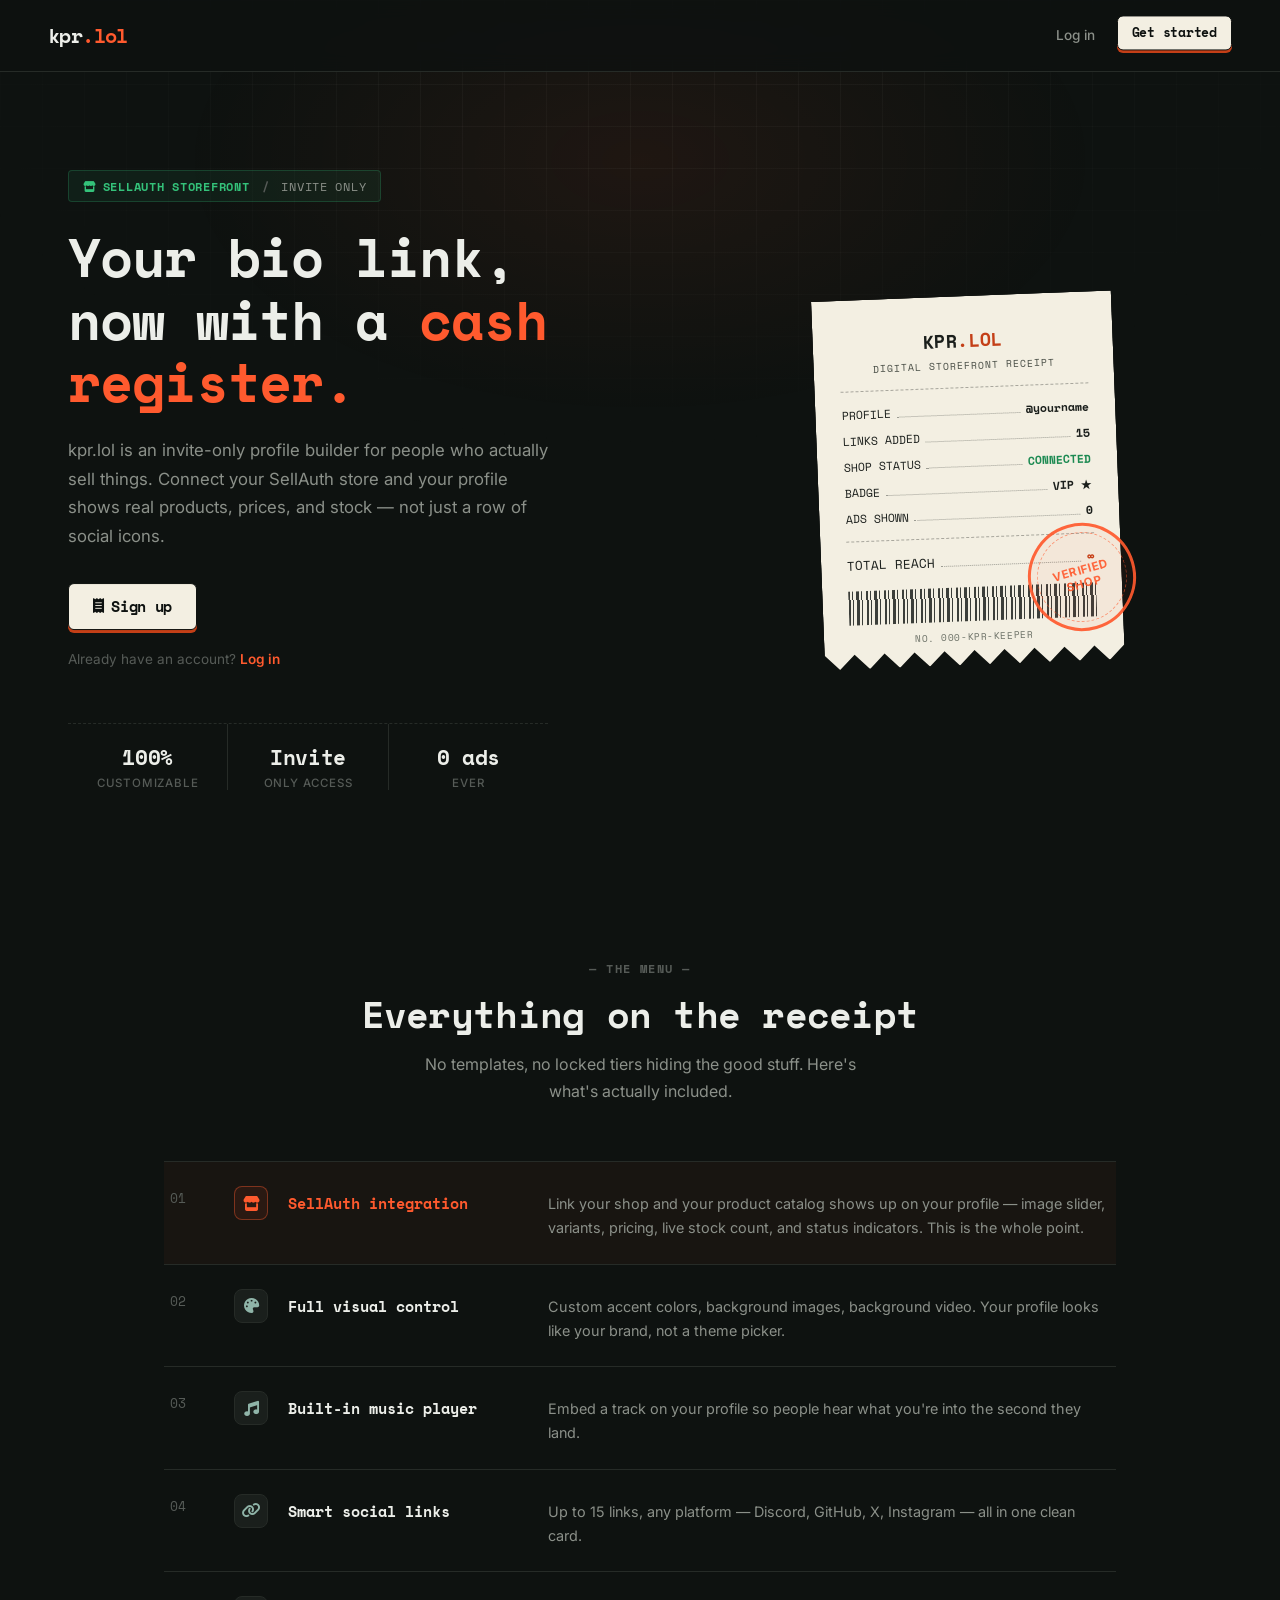
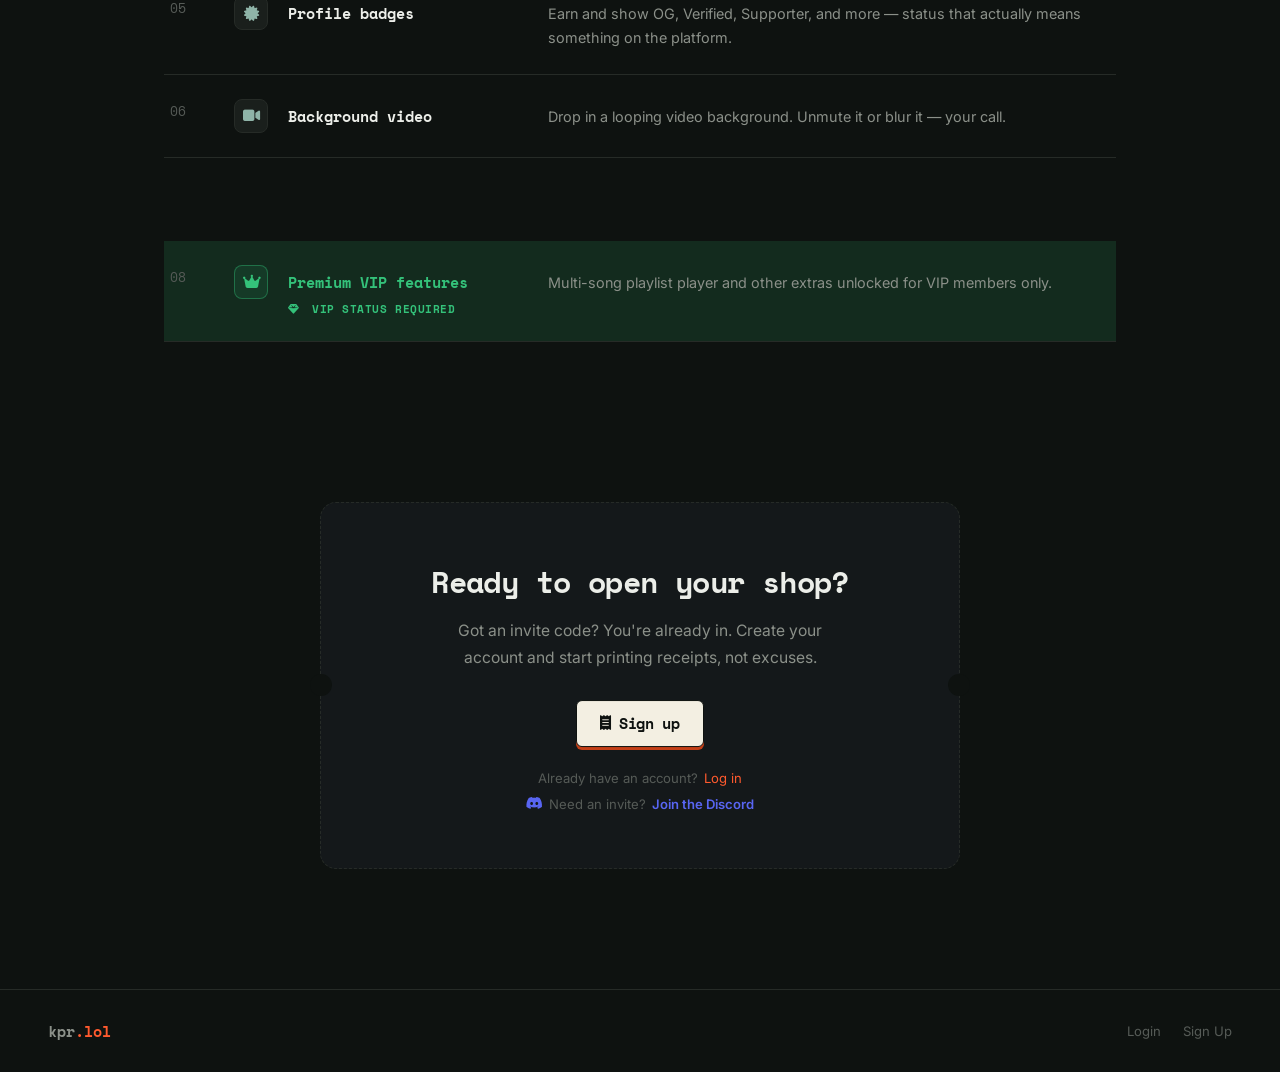
<file: index.html>
<!DOCTYPE html>
<html lang="en">
<head>
  <meta charset="UTF-8" />
  <meta name="viewport" content="width=device-width, initial-scale=1.0" />
  <title>kpr.lol — the link that actually sells</title>
  <meta name="description" content="kpr.lol — an invite-only bio-link built for creators who sell. Connect SellAuth and show real products, prices, and stock right on your profile." />
  <meta name="theme-color" content="#0E1210" />
  <meta property="og:title" content="kpr.lol — the link that actually sells" />
  <meta property="og:description" content="An invite-only bio-link built for creators who sell. Connect SellAuth and turn your profile into a real storefront." />
  <meta property="og:image" content="/signal.png" />
  <meta property="og:type" content="website" />
  <meta property="og:url" content="https://kpr.lol" />
  <meta name="twitter:card" content="summary_large_image" />

  <link rel="preconnect" href="https://fonts.googleapis.com" />
  <link rel="preconnect" href="https://fonts.gstatic.com" crossorigin />
  <link href="https://fonts.googleapis.com/css2?family=Space+Mono:wght@400;700&family=Inter:wght@400;500;600;700;800&display=swap" rel="stylesheet" />
  <link rel="stylesheet" href="https://cdnjs.cloudflare.com/ajax/libs/font-awesome/6.5.0/css/all.min.css" />
  <link rel="icon" type="image/png" href="/favicon.png" />

  <style>
    *, *::before, *::after { margin: 0; padding: 0; box-sizing: border-box; }
    html { scroll-behavior: smooth; }

    :root {
      --ink: #0E1210;
      --ink-2: #14181A;
      --ink-3: #1A1F1C;
      --line: #262B27;
      --paper: #F3EFE2;
      --paper-dim: #E4DFCC;
      --text: #ECEEE9;
      --text-dim: #8B9089;
      --text-faint: #565B57;
      --stamp: #FF5A2E;
      --stamp-dark: #C43F17;
      --register: #34C27A;
      --register-dim: rgba(52, 194, 122, 0.14);
    }

    body {
      font-family: 'Inter', sans-serif;
      background: var(--ink);
      color: var(--text);
      min-height: 100vh;
      overflow-x: hidden;
      -webkit-font-smoothing: antialiased;
    }

    .mono { font-family: 'Space Mono', monospace; }

    /* ── Backdrop: ledger grid, not glow blobs ─────────── */
    .bg-grid {
      position: fixed; inset: 0; z-index: 0; pointer-events: none;
      background-image:
        linear-gradient(rgba(236,238,233,0.035) 1px, transparent 1px),
        linear-gradient(90deg, rgba(236,238,233,0.035) 1px, transparent 1px);
      background-size: 42px 42px;
      -webkit-mask-image: radial-gradient(ellipse 70% 60% at 50% 0%, #000 30%, transparent 85%);
              mask-image: radial-gradient(ellipse 70% 60% at 50% 0%, #000 30%, transparent 85%);
    }
    .bg-glow {
      position: fixed; top: -10%; left: 50%; transform: translateX(-50%);
      width: 900px; height: 500px; z-index: 0; pointer-events: none;
      background: radial-gradient(ellipse, rgba(255,90,46,0.07) 0%, transparent 72%);
    }

    /* ── Nav ─────────────────────────────── */
    nav {
      position: fixed; top: 0; left: 0; right: 0; z-index: 100;
      display: flex; align-items: center; justify-content: space-between;
      padding: 18px 48px;
      background: rgba(14,18,16,0.82);
      backdrop-filter: blur(10px); -webkit-backdrop-filter: blur(10px);
      border-bottom: 1px solid var(--line);
    }
    .nav-brand {
      font-family: 'Space Mono', monospace;
      font-size: 1.25rem; font-weight: 700; color: var(--text);
      text-decoration: none; letter-spacing: -0.03em;
      display: flex; align-items: center;
    }
    .nav-brand span { color: var(--stamp); }
    .nav-actions { display: flex; align-items: center; gap: 20px; }
    .nav-link {
      font-size: 0.85rem; font-weight: 500; color: var(--text-dim);
      text-decoration: none; padding: 6px 2px;
      border-bottom: 1px solid transparent;
      transition: color 0.2s, border-color 0.2s;
    }
    .nav-link:hover { color: var(--text); border-color: var(--line); }

    /* ── Tactile ticket buttons (kept mechanic, new material) ── */
    .nav-btn, .btn-primary {
      display: inline-block !important;
      position: relative !important;
      text-decoration: none !important;
      font-family: 'Space Mono', monospace !important;
      font-weight: 700 !important;
      border: none !important;
      cursor: pointer !important;
      background: var(--stamp-dark) !important;
      border-radius: 6px !important;
      padding: 0 !important;
      transition: none !important;
    }
    .nav-btn { font-size: 0.8rem !important; }
    .btn-primary { font-size: 0.92rem !important; }

    .nav-btn .button_top, .btn-primary .button_top {
      display: flex !important;
      align-items: center !important;
      gap: 8px !important;
      box-sizing: border-box !important;
      border: 1.5px solid var(--ink) !important;
      border-radius: 6px !important;
      background: var(--paper) !important;
      color: var(--ink) !important;
      transform: translateY(-0.2em) !important;
      transition: transform 0.1s ease !important;
      letter-spacing: -0.02em;
    }
    .nav-btn .button_top { padding: 0.55em 1.1em !important; }
    .btn-primary .button_top { padding: 0.8em 1.6em !important; }

    .nav-btn:hover .button_top, .btn-primary:hover .button_top { transform: translateY(-0.32em) !important; }
    .nav-btn:active .button_top, .btn-primary:active .button_top { transform: translateY(0) !important; }

    /* ── Hero ─────────────────────────────── */
    main { position: relative; z-index: 1; }
    .hero {
      min-height: 100vh;
      display: grid; grid-template-columns: 1.1fr 0.9fr; align-items: center; gap: 60px;
      padding: 140px 48px 80px; max-width: 1240px; margin: 0 auto;
    }
    .hero-copy { max-width: 560px; }

    .hero-kicker {
      display: inline-flex; align-items: center; gap: 10px;
      font-family: 'Space Mono', monospace; font-size: 0.76rem; font-weight: 700;
      color: var(--register); letter-spacing: 0.06em; text-transform: uppercase;
      margin-bottom: 24px; padding: 6px 14px;
      background: rgba(52, 194, 122, 0.08);
      border: 1px solid rgba(52, 194, 122, 0.22);
      border-radius: 4px;
    }
    .hero-kicker .kicker-divider { color: var(--text-faint); margin: 0 2px; }
    .hero-kicker .kicker-secondary { color: var(--text-dim); font-weight: 500; }

    .hero-title {
      font-family: 'Space Mono', monospace;
      font-size: clamp(2.1rem, 4.4vw, 3.4rem); font-weight: 700; line-height: 1.15;
      letter-spacing: -0.02em; color: var(--text); margin-bottom: 22px;
    }
    .hero-title .stamp-word { color: var(--stamp); }

    .hero-sub {
      font-size: 1.05rem; color: var(--text-dim);
      max-width: 480px; line-height: 1.7; margin-bottom: 36px;
    }
    .hero-actions { display: flex; align-items: center; gap: 16px; flex-wrap: wrap; }

    .hero-login-link { margin-top: 18px; font-size: 0.85rem; color: var(--text-faint); }
    .hero-login-link a { color: var(--stamp); text-decoration: none; font-weight: 600; }
    .hero-login-link a:hover { text-decoration: underline; }

    .hero-stats {
      display: flex; align-items: center; gap: 0;
      margin-top: 56px; padding-top: 0;
      border-top: 1px dashed var(--line);
      max-width: 480px;
    }
    .stat { text-align: center; padding: 18px 0px 0 0; flex: 1; }
    .stat-value { font-family: 'Space Mono', monospace; font-size: 1.3rem; font-weight: 700; color: var(--text); letter-spacing: -0.02em; }
    .stat-label { font-size: 0.72rem; color: var(--text-faint); margin-top: 3px; font-weight: 500; text-transform: uppercase; letter-spacing: 0.07em; }
    .stat-sep { width: 1px; align-self: stretch; background: var(--line); }

    /* ── Receipt: the signature element ─────────────────── */
    .receipt-wrap { position: relative; justify-self: center; }
    .receipt {
      width: 300px; background: var(--paper); color: #1B1F1C;
      padding: 30px 26px 22px; position: relative;
      box-shadow: 0 24px 60px rgba(0,0,0,0.45), 0 2px 0 rgba(0,0,0,0.2);
      transform: rotate(-2.2deg);
      clip-path: polygon(
        0% 0%, 100% 0%,
        100% 96%, 95% 100%, 90% 96%, 85% 100%, 80% 96%, 75% 100%,
        70% 96%, 65% 100%, 60% 96%, 55% 100%, 50% 96%, 45% 100%,
        40% 96%, 35% 100%, 30% 96%, 25% 100%, 20% 96%, 15% 100%,
        10% 96%, 5% 100%, 0% 96%
      );
      font-family: 'Space Mono', monospace;
    }
    .receipt-head { text-align: center; margin-bottom: 14px; }
    .receipt-logo { font-size: 1.15rem; font-weight: 700; letter-spacing: 0.02em; }
    .receipt-logo span { color: var(--stamp-dark); }
    .receipt-sub { font-size: 0.62rem; letter-spacing: 0.1em; color: #4a4f47; margin-top: 4px; text-transform: uppercase; }
    .receipt-divider {
      border-top: 1px dashed rgba(27,31,28,0.35); margin: 14px 0;
    }
    .receipt-line {
      display: flex; align-items: baseline; gap: 6px;
      font-size: 0.72rem; margin-bottom: 9px;
    }
    .receipt-line .idx { color: #8a8f83; margin-right: 2px; }
    .receipt-line .dots { flex: 1; border-bottom: 1px dotted rgba(27,31,28,0.4); margin-bottom: 3px; min-width: 8px; }
    .receipt-line .val { font-weight: 700; white-space: nowrap; }
    .receipt-line .val.ok { color: #1c8a52; }
    .receipt-line.total { font-size: 0.8rem; margin-top: 4px; }
    .receipt-line.total .val { color: var(--stamp-dark); }

    .receipt-barcode {
      height: 34px; margin: 16px 0 8px;
      background-image: repeating-linear-gradient(
        90deg,
        #1B1F1C 0px, #1B1F1C 2px,
        transparent 2px, transparent 4px,
        #1B1F1C 4px, #1B1F1C 5px,
        transparent 5px, transparent 8px,
        #1B1F1C 8px, #1B1F1C 11px,
        transparent 11px, transparent 13px,
        #1B1F1C 13px, #1B1F1C 14px,
        transparent 14px, transparent 18px
      );
      opacity: 0.85;
    }
    .receipt-id { text-align: center; font-size: 0.6rem; color: #6b7066; letter-spacing: 0.06em; }

    .stamp-seal {
      position: absolute; bottom: 34px; right: -18px;
      width: 108px; height: 108px; border-radius: 50%;
      border: 3px solid var(--stamp); transform: rotate(-16deg);
      display: flex; align-items: center; justify-content: center;
      color: var(--stamp); font-weight: 700; font-size: 0.72rem;
      letter-spacing: 0.05em; text-align: center; opacity: 0.92;
      background: rgba(255,90,46,0.05);
    }
    .stamp-seal::before {
      content: ''; position: absolute; inset: 6px; border-radius: 50%;
      border: 1px dashed var(--stamp); opacity: 0.6;
    }

    /* ── Features (itemized) ───────────────────────────── */
    .features { padding: 60px 24px 120px; max-width: 1000px; margin: 0 auto; }
    .section-head { text-align: center; margin-bottom: 56px; }
    .section-label {
      font-family: 'Space Mono', monospace; font-size: 0.75rem; font-weight: 700;
      color: var(--text-faint); letter-spacing: 0.12em; text-transform: uppercase;
      margin-bottom: 14px;
    }
    .section-label::before, .section-label::after { content: '— '; }
    .section-label::after { content: ' —'; }
    .section-title {
      font-family: 'Space Mono', monospace;
      font-size: clamp(1.6rem, 3.4vw, 2.3rem); font-weight: 700; color: var(--text);
      letter-spacing: -0.02em; margin-bottom: 14px; line-height: 1.25;
    }
    .section-sub { font-size: 1rem; color: var(--text-dim); max-width: 460px; margin: 0 auto; line-height: 1.7; }

    .item-list { border-top: 1px solid var(--line); }
    .feature-row {
      display: grid; grid-template-columns: 44px 34px 240px 1fr; align-items: start;
      gap: 20px; padding: 24px 6px;
      border-bottom: 1px solid var(--line);
      transition: background 0.2s;
    }
    .feature-row:hover { background: rgba(236,238,233,0.02); }
    .feature-row .idx {
      font-family: 'Space Mono', monospace; font-size: 0.8rem; color: var(--text-faint);
      padding-top: 3px;
    }
    .feature-icon {
      width: 34px; height: 34px; border-radius: 8px; border: 1px solid var(--line);
      display: flex; align-items: center; justify-content: center; font-size: 0.95rem;
      background: var(--ink-3);
    }
    .feature-title {
      font-family: 'Space Mono', monospace; font-size: 0.95rem; font-weight: 700;
      color: var(--text); padding-top: 6px;
    }
    .feature-desc { font-size: 0.9rem; color: var(--text-dim); line-height: 1.65; padding-top: 6px; }

    .feature-row.highlight { background: rgba(255,90,46,0.045); }
    .feature-row.highlight .feature-icon { border-color: rgba(255,90,46,0.4); background: rgba(255,90,46,0.08); }
    .feature-row.highlight .feature-title { color: var(--stamp); }
    .feature-row.vip { background: var(--register-dim); }
    .feature-row.vip .feature-icon { border-color: rgba(52,194,122,0.4); background: rgba(52,194,122,0.1); }
    .feature-row.vip .feature-title { color: var(--register); }
    .vip-flag {
      display: inline-flex; align-items: center; gap: 5px;
      font-family: 'Space Mono', monospace; font-size: 0.68rem; font-weight: 700;
      color: var(--register); text-transform: uppercase; letter-spacing: 0.05em;
      margin-top: 8px;
    }

    /* ── CTA: checkout ticket ───────────────────────────── */
    .cta-section { padding: 40px 24px 120px; }
    .cta-card {
      max-width: 640px; margin: 0 auto;
      background: var(--ink-2); border: 1px dashed var(--line);
      border-radius: 16px; padding: 56px 44px; text-align: center; position: relative;
    }
    .cta-card::before, .cta-card::after {
      content: ''; position: absolute; top: 50%; width: 22px; height: 22px;
      background: var(--ink); border-radius: 50%; transform: translateY(-50%);
    }
    .cta-card::before { left: -11px; }
    .cta-card::after { right: -11px; }
    .cta-title {
      font-family: 'Space Mono', monospace; font-size: clamp(1.4rem, 3.4vw, 1.9rem);
      font-weight: 700; color: var(--text); margin-bottom: 14px; letter-spacing: -0.02em;
    }
    .cta-sub { font-size: 0.98rem; color: var(--text-dim); line-height: 1.7; margin-bottom: 32px; max-width: 400px; margin-left: auto; margin-right: auto; }
    .cta-actions { display: flex; gap: 12px; justify-content: center; flex-wrap: wrap; }
    .cta-note { margin-top: 20px; font-size: 0.82rem; color: var(--text-faint); display: flex; align-items: center; justify-content: center; gap: 6px; }

    /* ── Footer ───────────────────────────── */
    footer {
      position: relative; z-index: 1;
      border-top: 1px solid var(--line); padding: 30px 48px;
      display: flex; align-items: center; justify-content: space-between; flex-wrap: wrap; gap: 16px;
    }
    .footer-brand { font-family: 'Space Mono', monospace; font-size: 0.95rem; font-weight: 700; color: var(--text-dim); text-decoration: none; }
    .footer-brand span { color: var(--stamp); }
    .footer-links { display: flex; gap: 22px; }
    .footer-links a { font-size: 0.82rem; color: var(--text-faint); text-decoration: none; transition: color 0.2s; }
    .footer-links a:hover { color: var(--text); }

    /* ── Scroll reveal ───────────────────────── */
    .animate-in { opacity: 0; transform: translateY(16px); transition: opacity 0.6s ease, transform 0.6s ease; }
    .animate-in.visible { opacity: 1; transform: none; }
    @media (prefers-reduced-motion: reduce) {
      .animate-in { opacity: 1; transform: none; transition: none; }
    }

    /* ── Responsive ───────────────────────── */
    @media (max-width: 900px) {
      .hero { grid-template-columns: 1fr; padding-top: 120px; text-align: center; }
      .hero-copy { max-width: 100%; margin: 0 auto; }
      .hero-sub { margin-left: auto; margin-right: auto; }
      .hero-actions { justify-content: center; }
      .hero-stats { margin-left: auto; margin-right: auto; }
      .receipt-wrap { margin-top: 40px; }
      .feature-row { grid-template-columns: 30px 34px 1fr; }
      .feature-title { grid-column: 3; }
      .feature-desc { grid-column: 2 / 4; padding-top: 0; }
    }
    @media (max-width: 640px) {
      nav { padding: 16px 20px; }
      .hero { padding: 110px 20px 60px; }
      .cta-card { padding: 40px 24px; }
      footer { padding: 24px 20px; flex-direction: column; text-align: center; }
      .receipt { width: 260px; }
    }
    @media (max-width: 480px) {
      .hero-stats { flex-direction: column; align-items: flex-start; gap: 0; }
      .stat { padding: 14px 0 0 0; border-top: 1px dashed var(--line); }
      .stat:first-child { border-top: none; padding-top: 18px; }
      .stat-sep { display: none; }
    }
  </style>
</head>
<body>

  <div class="bg-grid"></div>
  <div class="bg-glow"></div>

  <nav>
    <a href="/" class="nav-brand">kpr<span>.lol</span></a>
    <div class="nav-actions">
      <a href="/login" class="nav-link" id="nav-login">Log in</a>
      <a href="/signup" class="nav-btn" id="nav-signup">
        <span class="button_top">Get started</span>
      </a>
    </div>
  </nav>

  <main>
    <!-- Hero -->
    <section class="hero">
      <div class="hero-copy">
        <div class="hero-kicker animate-in">
          <span><i class="fas fa-store" style="font-size:0.7rem; margin-right:6px;"></i>SellAuth Storefront</span>
          <span class="kicker-divider">/</span>
          <span class="kicker-secondary">Invite Only</span>
        </div>

        <h1 class="hero-title">
          Your bio link,<br/>
          now with a <span class="stamp-word">cash register.</span>
        </h1>

        <p class="hero-sub">
          kpr.lol is an invite-only profile builder for people who actually sell things. Connect your SellAuth store and your profile shows real products, prices, and stock — not just a row of social icons.
        </p>

        <div class="hero-actions">
          <a href="/signup" class="btn-primary" id="hero-cta-main">
            <span class="button_top">
              <i class="fas fa-receipt"></i>
              Sign up
            </span>
          </a>
        </div>
        <p class="hero-login-link">Already have an account? <a href="/login" id="hero-cta-sub">Log in</a></p>

        <div class="hero-stats">
          <div class="stat">
            <div class="stat-value">100%</div>
            <div class="stat-label">Customizable</div>
          </div>
          <div class="stat-sep"></div>
          <div class="stat">
            <div class="stat-value">Invite</div>
            <div class="stat-label">Only access</div>
          </div>
          <div class="stat-sep"></div>
          <div class="stat">
            <div class="stat-value">0 ads</div>
            <div class="stat-label">Ever</div>
          </div>
        </div>
      </div>

      <div class="receipt-wrap animate-in">
        <div class="receipt">
          <div class="receipt-head">
            <div class="receipt-logo">KPR<span>.LOL</span></div>
            <div class="receipt-sub">Digital storefront receipt</div>
          </div>
          <div class="receipt-divider"></div>

          <div class="receipt-line"><span>PROFILE</span><span class="dots"></span><span class="val">@yourname</span></div>
          <div class="receipt-line"><span>LINKS ADDED</span><span class="dots"></span><span class="val">15</span></div>
          <div class="receipt-line"><span>SHOP STATUS</span><span class="dots"></span><span class="val ok">CONNECTED</span></div>
          <div class="receipt-line"><span>BADGE</span><span class="dots"></span><span class="val">VIP ★</span></div>
          <div class="receipt-line"><span>ADS SHOWN</span><span class="dots"></span><span class="val">0</span></div>

          <div class="receipt-divider"></div>
          <div class="receipt-line total"><span>TOTAL REACH</span><span class="dots"></span><span class="val">∞</span></div>

          <div class="receipt-barcode"></div>
          <div class="receipt-id">NO. 000-KPR-KEEPER</div>
        </div>
        <div class="stamp-seal">VERIFIED<br/>SHOP</div>
      </div>
    </section>

    <!-- Features -->
    <section class="features">
      <div class="section-head">
        <p class="section-label animate-in">the menu</p>
        <h2 class="section-title animate-in">Everything on the receipt</h2>
        <p class="section-sub animate-in">No templates, no locked tiers hiding the good stuff. Here's what's actually included.</p>
      </div>

      <div class="item-list">
        <div class="feature-row animate-in highlight">
          <div class="idx">01</div>
          <div class="feature-icon"><i class="fas fa-store" style="color:var(--stamp);"></i></div>
          <div class="feature-title">SellAuth integration</div>
          <div class="feature-desc">Link your shop and your product catalog shows up on your profile — image slider, variants, pricing, live stock count, and status indicators. This is the whole point.</div>
        </div>

        <div class="feature-row animate-in">
          <div class="idx">02</div>
          <div class="feature-icon"><i class="fas fa-palette" style="color:#8fb4a8;"></i></div>
          <div class="feature-title">Full visual control</div>
          <div class="feature-desc">Custom accent colors, background images, background video. Your profile looks like your brand, not a theme picker.</div>
        </div>

        <div class="feature-row animate-in">
          <div class="idx">03</div>
          <div class="feature-icon"><i class="fas fa-music" style="color:#8fb4a8;"></i></div>
          <div class="feature-title">Built-in music player</div>
          <div class="feature-desc">Embed a track on your profile so people hear what you're into the second they land.</div>
        </div>

        <div class="feature-row animate-in">
          <div class="idx">04</div>
          <div class="feature-icon"><i class="fas fa-link" style="color:#8fb4a8;"></i></div>
          <div class="feature-title">Smart social links</div>
          <div class="feature-desc">Up to 15 links, any platform — Discord, GitHub, X, Instagram — all in one clean card.</div>
        </div>

        <div class="feature-row animate-in">
          <div class="idx">05</div>
          <div class="feature-icon"><i class="fas fa-certificate" style="color:#8fb4a8;"></i></div>
          <div class="feature-title">Profile badges</div>
          <div class="feature-desc">Earn and show OG, Verified, Supporter, and more — status that actually means something on the platform.</div>
        </div>

        <div class="feature-row animate-in">
          <div class="idx">06</div>
          <div class="feature-icon"><i class="fas fa-video" style="color:#8fb4a8;"></i></div>
          <div class="feature-title">Background video</div>
          <div class="feature-desc">Drop in a looping video background. Unmute it or blur it — your call.</div>
        </div>

        <div class="feature-row animate-in">
          <div class="idx">07</div>
          <div class="feature-icon"><i class="fas fa-ticket" style="color:#8fb4a8;"></i></div>
          <div class="feature-title">Invite-only access</div>
          <div class="feature-desc">You need a code from someone already in. Keeps the platform small on purpose.</div>
        </div>

        <div class="feature-row animate-in vip">
          <div class="idx">08</div>
          <div class="feature-icon"><i class="fas fa-crown" style="color:var(--register);"></i></div>
          <div>
            <div class="feature-title">Premium VIP features</div>
            <div class="vip-flag"><i class="fas fa-gem"></i>&nbsp;VIP status required</div>
          </div>
          <div class="feature-desc">Multi-song playlist player and other extras unlocked for VIP members only.</div>
        </div>
      </div>
    </section>

    <!-- CTA -->
    <section class="cta-section">
      <div class="cta-card animate-in">
        <h2 class="cta-title">Ready to open your shop?</h2>
        <p class="cta-sub">Got an invite code? You're already in. Create your account and start printing receipts, not excuses.</p>
        <div class="cta-actions">
          <a href="/signup" class="btn-primary" id="cta-main">
            <span class="button_top">
              <i class="fas fa-receipt"></i>
              Sign up
            </span>
          </a>
        </div>
        <p class="cta-note" id="cta-sub-note">
          Already have an account? <a href="/login" id="cta-sub" style="color:var(--stamp);text-decoration:none;">Log in</a>
        </p>
        <p class="cta-note" style="margin-top:10px;">
          <i class="fab fa-discord" style="color:#5865f2;font-size:0.85rem;"></i>
          Need an invite? <a href="https://dsc.gg/kprlol" target="_blank" rel="noopener" style="color:#5865f2;text-decoration:none;font-weight:600;transition:opacity 0.2s;" onmouseover="this.style.opacity='0.75'" onmouseout="this.style.opacity='1'">Join the Discord</a>
        </p>
      </div>
    </section>
  </main>

  <footer>
    <a href="/" class="footer-brand">kpr<span>.lol</span></a>
    <div class="footer-links">
      <a href="/login">Login</a>
      <a href="/signup">Sign Up</a>
    </div>
  </footer>

  <script src="api.js"></script>
  <script>
    // If already logged in, update nav to point to dashboard
    if (typeof API !== 'undefined' && API.isLoggedIn()) {
      const navLogin = document.getElementById('nav-login');
      if (navLogin) navLogin.style.display = 'none';

      const navSignup = document.getElementById('nav-signup');
      if (navSignup) {
        navSignup.href = '/dashboard';
        const topSpan = navSignup.querySelector('.button_top');
        if (topSpan) {
          topSpan.textContent = 'Go to Dashboard';
        } else {
          navSignup.textContent = 'Go to Dashboard';
        }
      }
    }

    // Scroll-in animation
    const observer = new IntersectionObserver((entries) => {
      entries.forEach((entry, i) => {
        if (entry.isIntersecting) {
          setTimeout(() => entry.target.classList.add('visible'), i * 70);
          observer.unobserve(entry.target);
        }
      });
    }, { threshold: 0.12 });

    document.querySelectorAll('.animate-in').forEach(el => observer.observe(el));
  </script>

</body>
</html>
</file>
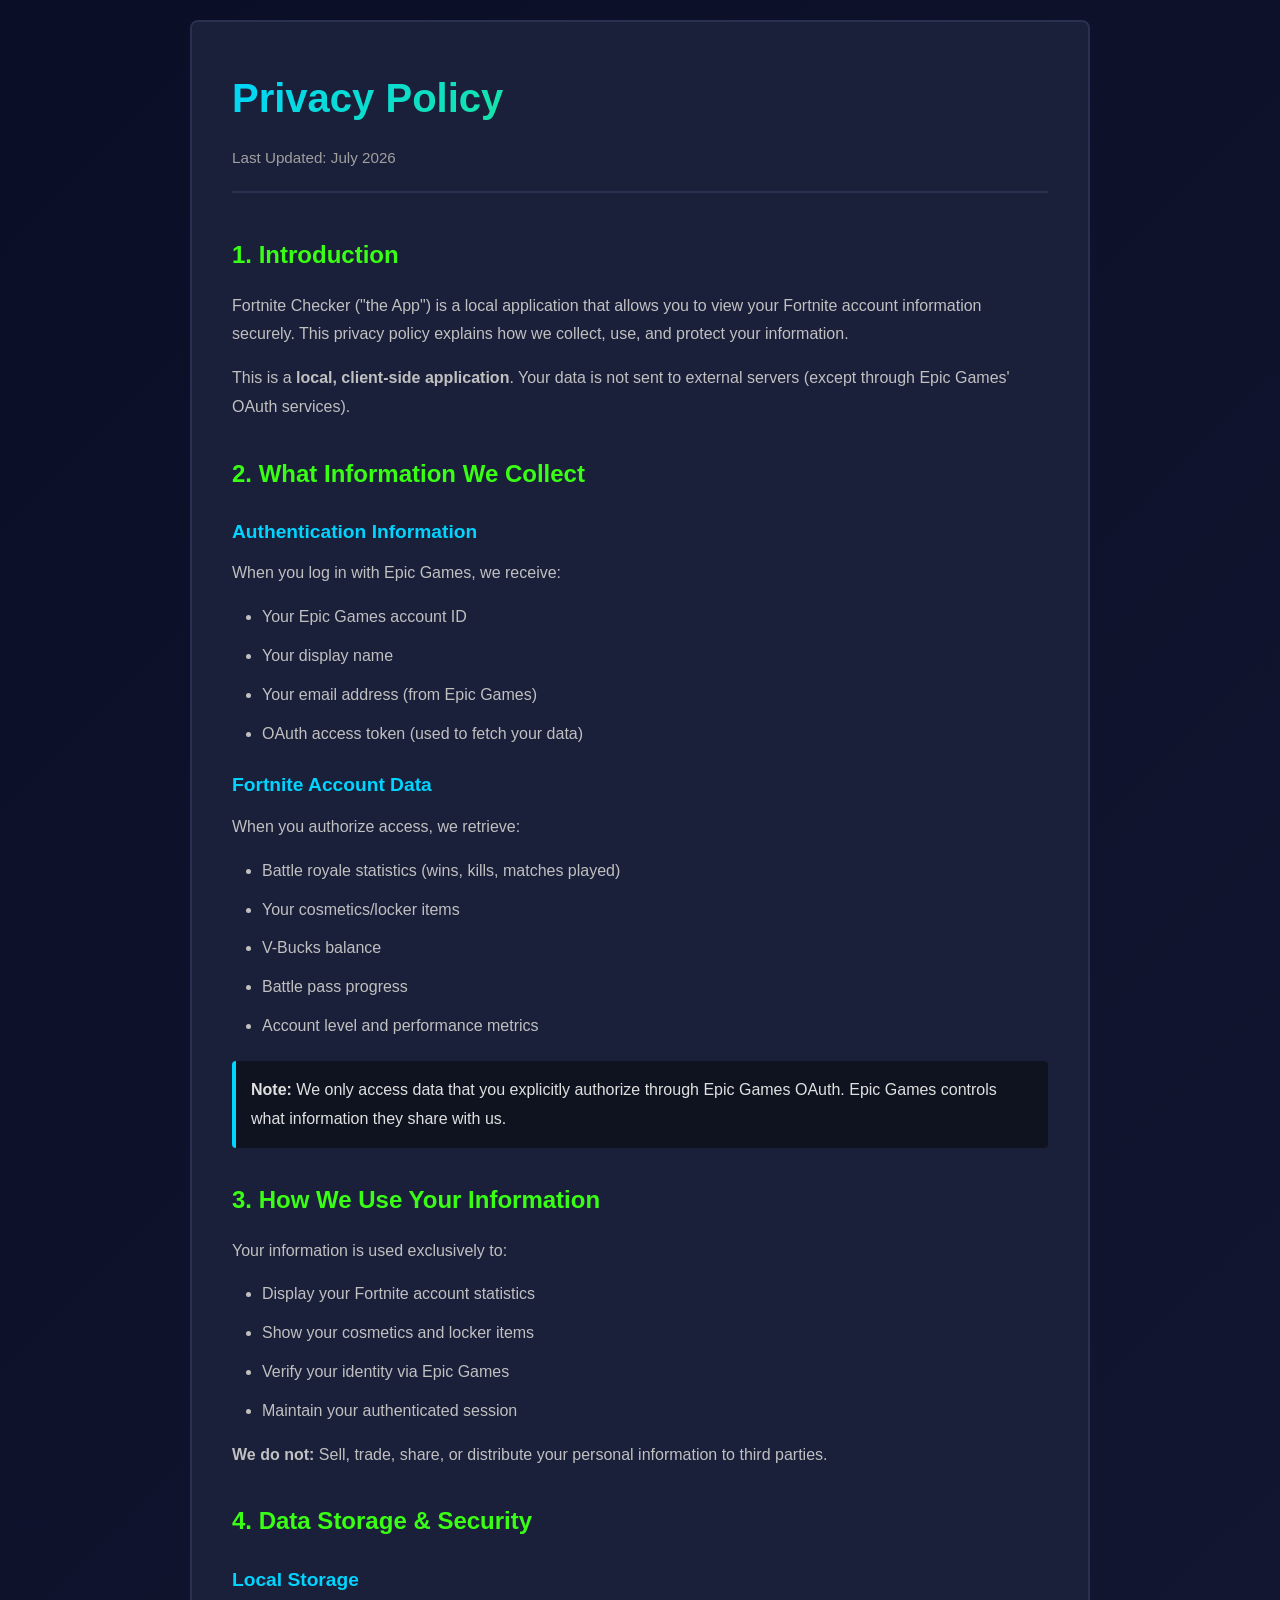
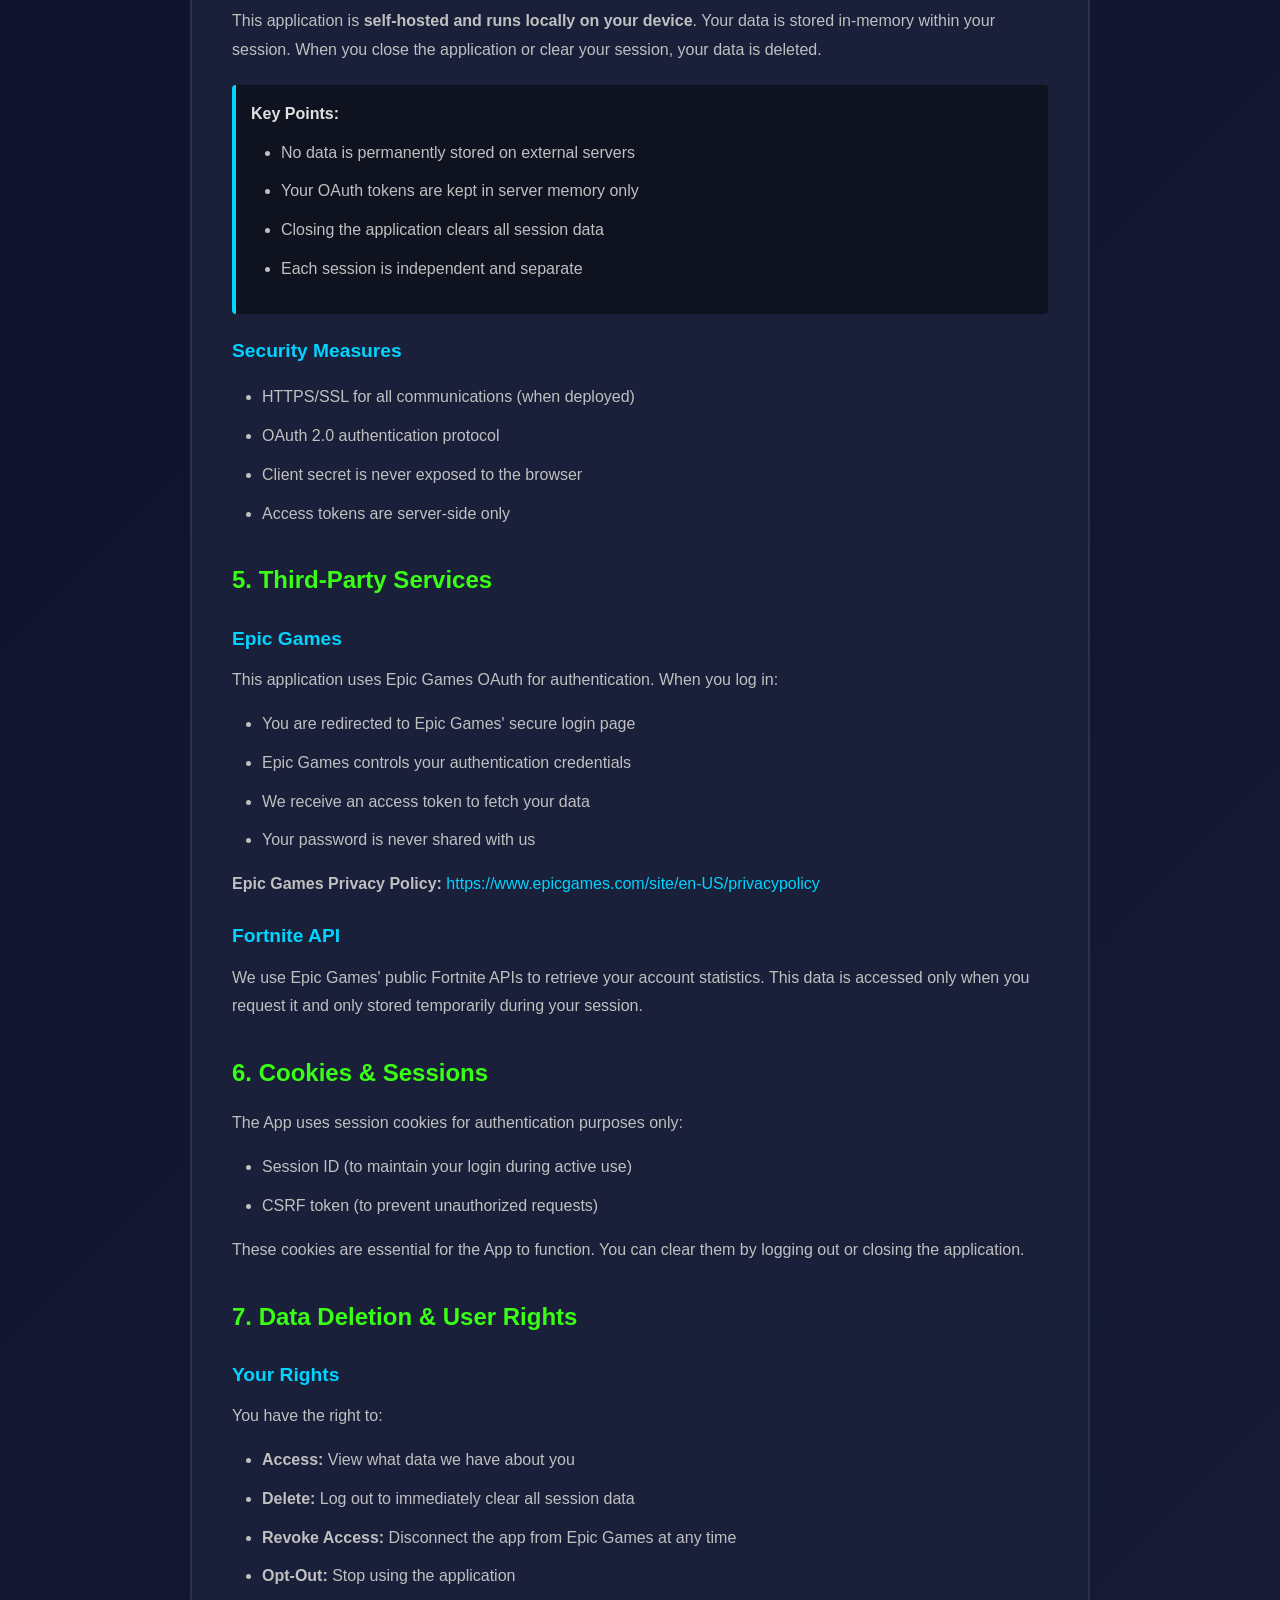
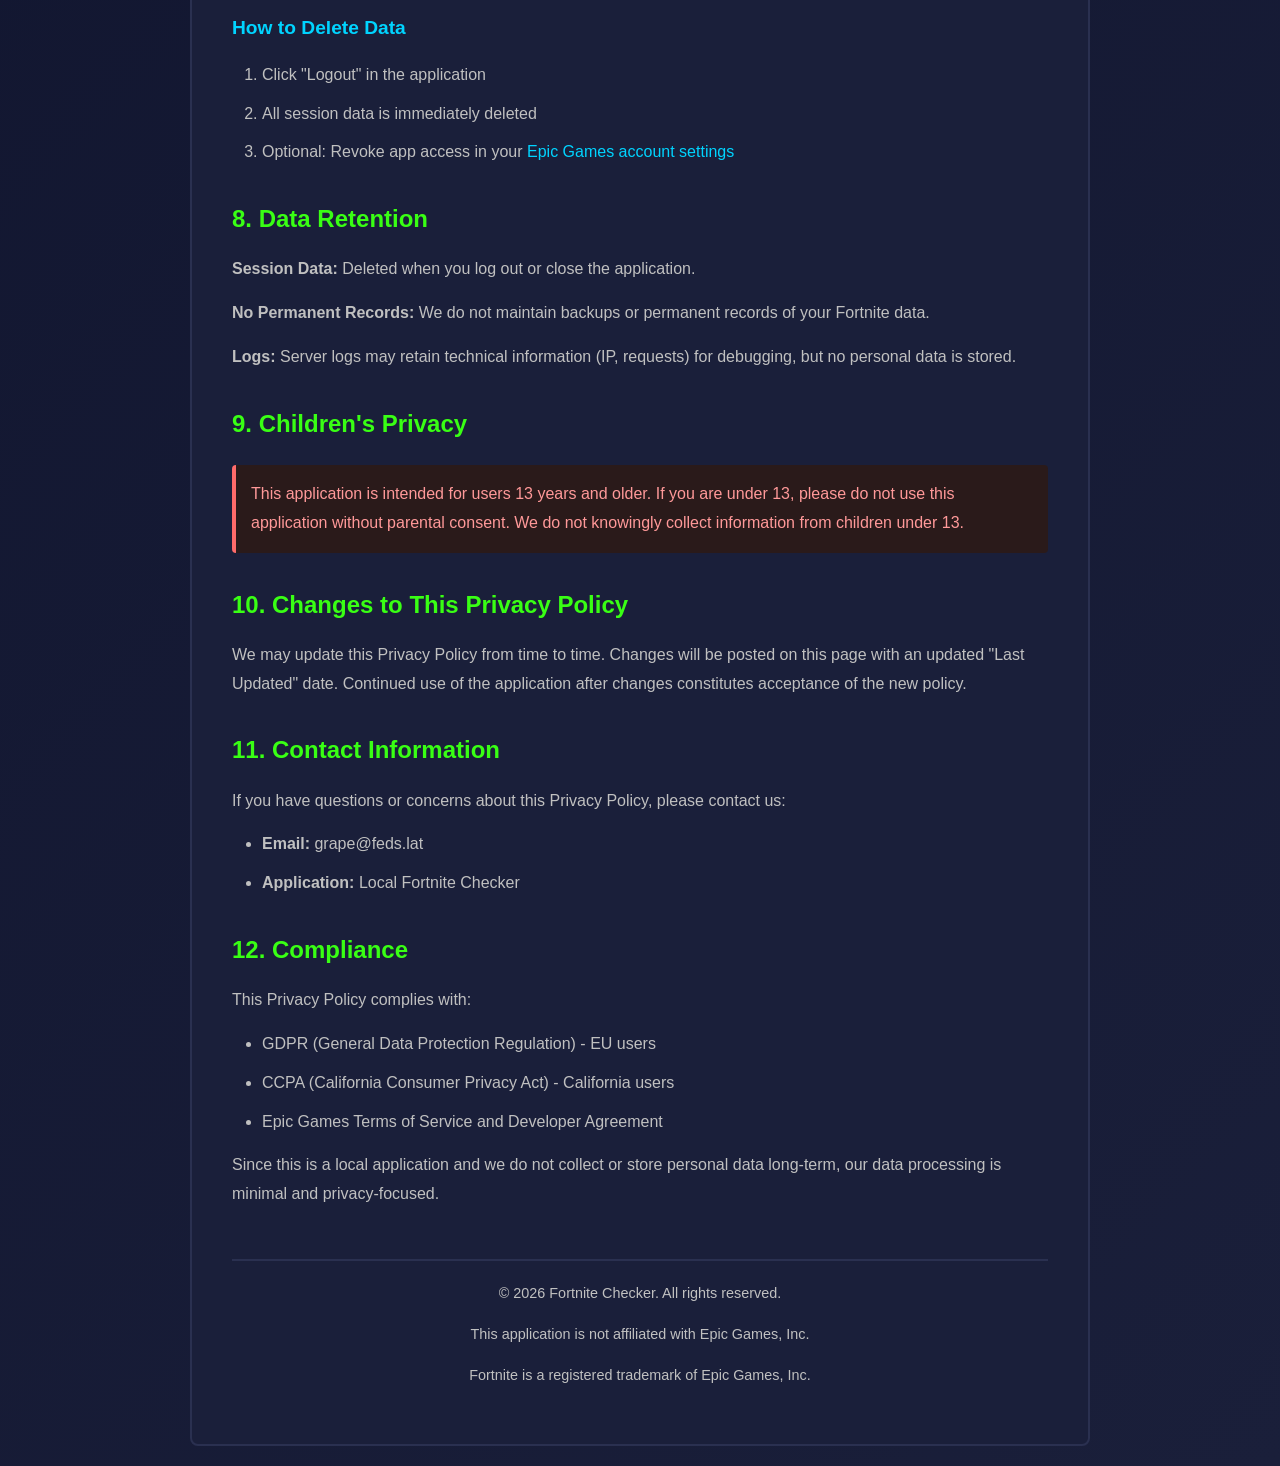
<file: privacy-policy/index.html>
<!DOCTYPE html>
<html lang="en">
<head>
    <meta charset="UTF-8">
    <meta name="viewport" content="width=device-width, initial-scale=1.0">
    <title>Privacy Policy - Fortnite Checker</title>
    <style>
        * {
            margin: 0;
            padding: 0;
            box-sizing: border-box;
        }

        body {
            font-family: 'Segoe UI', Tahoma, Geneva, Verdana, sans-serif;
            background: linear-gradient(135deg, #0a0e27 0%, #1a1f3a 100%);
            color: #e0e0e0;
            line-height: 1.8;
            padding: 20px;
        }

        .container {
            max-width: 900px;
            margin: 0 auto;
            background: #1a1f3a;
            border: 2px solid #2a3050;
            border-radius: 8px;
            padding: 40px;
        }

        h1 {
            font-size: 2.5em;
            margin-bottom: 10px;
            background: linear-gradient(135deg, #00d4ff, #39ff14);
            -webkit-background-clip: text;
            -webkit-text-fill-color: transparent;
            background-clip: text;
            font-weight: 700;
        }

        .last-updated {
            color: #a0a0a0;
            font-size: 0.95em;
            margin-bottom: 40px;
            padding-bottom: 20px;
            border-bottom: 2px solid #2a3050;
        }

        h2 {
            font-size: 1.5em;
            color: #39ff14;
            margin-top: 30px;
            margin-bottom: 15px;
        }

        h3 {
            font-size: 1.2em;
            color: #00d4ff;
            margin-top: 20px;
            margin-bottom: 10px;
        }

        p {
            margin-bottom: 15px;
            color: #c0c0c0;
        }

        ul, ol {
            margin: 15px 0 15px 30px;
            color: #c0c0c0;
        }

        li {
            margin-bottom: 10px;
        }

        .highlight {
            background: #0f1320;
            border-left: 4px solid #00d4ff;
            padding: 15px;
            margin: 20px 0;
            border-radius: 4px;
        }

        .highlight-warning {
            background: #2a1a1a;
            border-left: 4px solid #ff6b6b;
            padding: 15px;
            margin: 20px 0;
            border-radius: 4px;
            color: #ff9999;
        }

        a {
            color: #00d4ff;
            text-decoration: none;
        }

        a:hover {
            text-decoration: underline;
        }

        .section {
            margin: 30px 0;
        }

        footer {
            margin-top: 50px;
            padding-top: 20px;
            border-top: 2px solid #2a3050;
            text-align: center;
            color: #a0a0a0;
            font-size: 0.9em;
        }

        .back-link {
            display: inline-block;
            margin-bottom: 30px;
            color: #39ff14;
            font-weight: 600;
        }

        .back-link:hover {
            color: #00d4ff;
        }
    </style>
</head>
<body>
    <div class="container">

        <h1>Privacy Policy</h1>
        <div class="last-updated">Last Updated: July 2026</div>

        <div class="section">
            <h2>1. Introduction</h2>
            <p>
                Fortnite Checker ("the App") is a local application that allows you to view your Fortnite account information securely. This privacy policy explains how we collect, use, and protect your information.
            </p>
            <p>
                This is a <strong>local, client-side application</strong>. Your data is not sent to external servers (except through Epic Games' OAuth services).
            </p>
        </div>

        <div class="section">
            <h2>2. What Information We Collect</h2>
            
            <h3>Authentication Information</h3>
            <p>When you log in with Epic Games, we receive:</p>
            <ul>
                <li>Your Epic Games account ID</li>
                <li>Your display name</li>
                <li>Your email address (from Epic Games)</li>
                <li>OAuth access token (used to fetch your data)</li>
            </ul>

            <h3>Fortnite Account Data</h3>
            <p>When you authorize access, we retrieve:</p>
            <ul>
                <li>Battle royale statistics (wins, kills, matches played)</li>
                <li>Your cosmetics/locker items</li>
                <li>V-Bucks balance</li>
                <li>Battle pass progress</li>
                <li>Account level and performance metrics</li>
            </ul>

            <div class="highlight">
                <strong>Note:</strong> We only access data that you explicitly authorize through Epic Games OAuth. Epic Games controls what information they share with us.
            </div>
        </div>

        <div class="section">
            <h2>3. How We Use Your Information</h2>
            <p>Your information is used exclusively to:</p>
            <ul>
                <li>Display your Fortnite account statistics</li>
                <li>Show your cosmetics and locker items</li>
                <li>Verify your identity via Epic Games</li>
                <li>Maintain your authenticated session</li>
            </ul>
            <p>
                <strong>We do not:</strong> Sell, trade, share, or distribute your personal information to third parties.
            </p>
        </div>

        <div class="section">
            <h2>4. Data Storage & Security</h2>
            
            <h3>Local Storage</h3>
            <p>
                This application is <strong>self-hosted and runs locally on your device</strong>. Your data is stored in-memory within your session. When you close the application or clear your session, your data is deleted.
            </p>

            <div class="highlight">
                <strong>Key Points:</strong>
                <ul style="margin-top: 10px;">
                    <li>No data is permanently stored on external servers</li>
                    <li>Your OAuth tokens are kept in server memory only</li>
                    <li>Closing the application clears all session data</li>
                    <li>Each session is independent and separate</li>
                </ul>
            </div>

            <h3>Security Measures</h3>
            <ul>
                <li>HTTPS/SSL for all communications (when deployed)</li>
                <li>OAuth 2.0 authentication protocol</li>
                <li>Client secret is never exposed to the browser</li>
                <li>Access tokens are server-side only</li>
            </ul>
        </div>

        <div class="section">
            <h2>5. Third-Party Services</h2>
            
            <h3>Epic Games</h3>
            <p>
                This application uses Epic Games OAuth for authentication. When you log in:
            </p>
            <ul>
                <li>You are redirected to Epic Games' secure login page</li>
                <li>Epic Games controls your authentication credentials</li>
                <li>We receive an access token to fetch your data</li>
                <li>Your password is never shared with us</li>
            </ul>
            <p>
                <strong>Epic Games Privacy Policy:</strong> <a href="https://www.epicgames.com/site/en-US/privacypolicy" target="_blank">https://www.epicgames.com/site/en-US/privacypolicy</a>
            </p>

            <h3>Fortnite API</h3>
            <p>
                We use Epic Games' public Fortnite APIs to retrieve your account statistics. This data is accessed only when you request it and only stored temporarily during your session.
            </p>
        </div>

        <div class="section">
            <h2>6. Cookies & Sessions</h2>
            <p>
                The App uses session cookies for authentication purposes only:
            </p>
            <ul>
                <li>Session ID (to maintain your login during active use)</li>
                <li>CSRF token (to prevent unauthorized requests)</li>
            </ul>
            <p>
                These cookies are essential for the App to function. You can clear them by logging out or closing the application.
            </p>
        </div>

        <div class="section">
            <h2>7. Data Deletion & User Rights</h2>
            
            <h3>Your Rights</h3>
            <p>You have the right to:</p>
            <ul>
                <li><strong>Access:</strong> View what data we have about you</li>
                <li><strong>Delete:</strong> Log out to immediately clear all session data</li>
                <li><strong>Revoke Access:</strong> Disconnect the app from Epic Games at any time</li>
                <li><strong>Opt-Out:</strong> Stop using the application</li>
            </ul>

            <h3>How to Delete Data</h3>
            <ol>
                <li>Click "Logout" in the application</li>
                <li>All session data is immediately deleted</li>
                <li>Optional: Revoke app access in your <a href="https://www.epicgames.com/account/settings" target="_blank">Epic Games account settings</a></li>
            </ol>
        </div>

        <div class="section">
            <h2>8. Data Retention</h2>
            <p>
                <strong>Session Data:</strong> Deleted when you log out or close the application.
            </p>
            <p>
                <strong>No Permanent Records:</strong> We do not maintain backups or permanent records of your Fortnite data.
            </p>
            <p>
                <strong>Logs:</strong> Server logs may retain technical information (IP, requests) for debugging, but no personal data is stored.
            </p>
        </div>

        <div class="section">
            <h2>9. Children's Privacy</h2>
            <div class="highlight-warning">
                This application is intended for users 13 years and older. If you are under 13, please do not use this application without parental consent. We do not knowingly collect information from children under 13.
            </div>
        </div>

        <div class="section">
            <h2>10. Changes to This Privacy Policy</h2>
            <p>
                We may update this Privacy Policy from time to time. Changes will be posted on this page with an updated "Last Updated" date. Continued use of the application after changes constitutes acceptance of the new policy.
            </p>
        </div>

        <div class="section">
            <h2>11. Contact Information</h2>
            <p>
                If you have questions or concerns about this Privacy Policy, please contact us:
            </p>
            <ul>
                <li><strong>Email:</strong> grape@feds.lat</li>
                <li><strong>Application:</strong> Local Fortnite Checker</li>
            </ul>
        </div>

        <div class="section">
            <h2>12. Compliance</h2>
            <p>
                This Privacy Policy complies with:
            </p>
            <ul>
                <li>GDPR (General Data Protection Regulation) - EU users</li>
                <li>CCPA (California Consumer Privacy Act) - California users</li>
                <li>Epic Games Terms of Service and Developer Agreement</li>
            </ul>
            <p>
                Since this is a local application and we do not collect or store personal data long-term, our data processing is minimal and privacy-focused.
            </p>
        </div>

        <footer>
            <p>&copy; 2026 Fortnite Checker. All rights reserved.</p>
            <p>This application is not affiliated with Epic Games, Inc.</p>
            <p>Fortnite is a registered trademark of Epic Games, Inc.</p>
        </footer>
    </div>
</body>
</html>
</file>
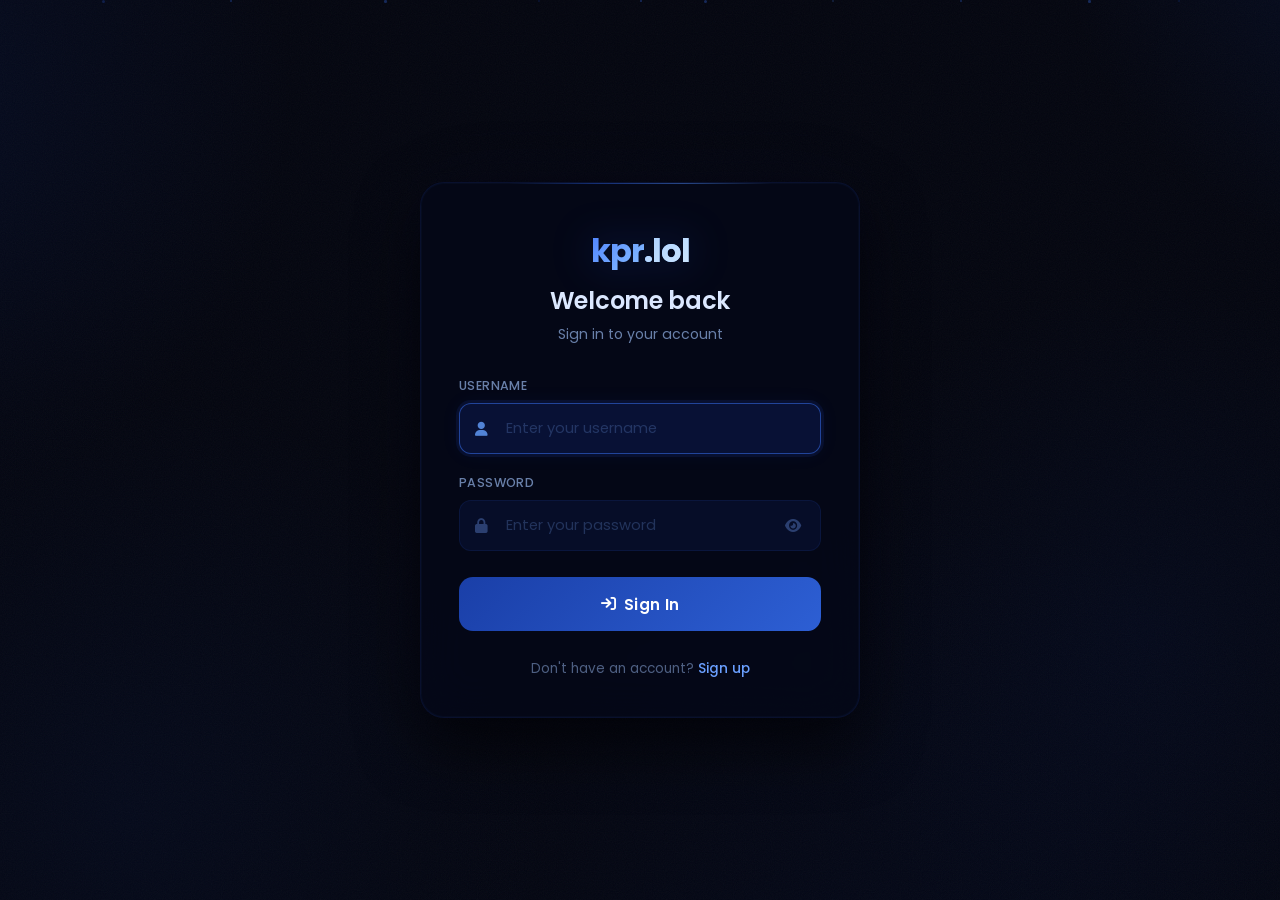
<file: login.html>
<!DOCTYPE html>
<html lang="en">
<head>
  <meta charset="UTF-8" />
  <meta name="viewport" content="width=device-width, initial-scale=1.0" />
  <title>Login | kpr.lol</title>
  <meta name="description" content="Sign in page | bio-link profile service, show projects and etc." />
  <meta name="theme-color" content="#03050f" />
  <meta property="og:title" content="Login | kpr.lol" />
  <meta property="og:description" content="Sign in page" />
  <meta property="og:type" content="website" />
  <meta property="og:url" content="https://kpr.lol/login" />
  <meta name="twitter:card" content="summary" />

  <link rel="preconnect" href="https://fonts.googleapis.com" />
  <link rel="preconnect" href="https://fonts.gstatic.com" crossorigin />
  <link href="https://fonts.googleapis.com/css2?family=Poppins:wght@300;400;500;600;700&display=swap" rel="stylesheet" />
  <link rel="stylesheet" href="https://cdnjs.cloudflare.com/ajax/libs/font-awesome/6.5.0/css/all.min.css" />
  <link rel="stylesheet" href="auth.css" />
  <link rel="icon" type="image/png" href="/favicon.png" />
</head>
<body>

  <div class="auth-bg">
    <div class="noise"></div>
  </div>

  <div class="particles">
    <div class="particle"></div>
    <div class="particle"></div>
    <div class="particle"></div>
    <div class="particle"></div>
    <div class="particle"></div>
    <div class="particle"></div>
    <div class="particle"></div>
    <div class="particle"></div>
    <div class="particle"></div>
    <div class="particle"></div>
  </div>

  <div class="auth-wrapper">
    <div class="auth-card">

      <div class="auth-brand">
        <span class="logo-text">kpr<span class="logo-dot">.lol</span></span>
      </div>

      <div class="auth-heading">
        <h1>Welcome back</h1>
        <p>Sign in to your account</p>
      </div>

      <form id="login-form" autocomplete="on" novalidate>

        <div class="form-group">
          <label for="username">Username</label>
          <div class="input-wrapper">
            <i class="fa-solid fa-user input-icon"></i>
            <input
              type="text"
              id="username"
              name="username"
              placeholder="Enter your username"
              autocomplete="username"
              spellcheck="false"
              required
            />
          </div>
        </div>

        <div class="form-group">
          <label for="password">Password</label>
          <div class="input-wrapper">
            <i class="fa-solid fa-lock input-icon"></i>
            <input
              type="password"
              id="password"
              name="password"
              placeholder="Enter your password"
              autocomplete="current-password"
              required
            />
            <button type="button" class="toggle-password" aria-label="Toggle password visibility" tabindex="-1">
              <i class="fa-solid fa-eye"></i>
            </button>
          </div>
        </div>

        <button type="submit" class="auth-btn" id="login-btn">
          <span class="btn-text">
            <i class="fa-solid fa-arrow-right-to-bracket"></i>
            Sign In
          </span>
          <span class="btn-spinner">
            <span class="spinner"></span>
            Signing in…
          </span>
        </button>

      </form>

      <div class="auth-footer">
        Don't have an account? <a href="/signup">Sign up</a>
      </div>

    </div>
  </div>

  <!-- ── Scripts ──────────────────────────────────────── -->
  <script src="api.js?v=2"></script>
  <script>
    /* ── ClickSpark Canvas Component ─────────────────── */
    class ClickSpark {
      constructor(options = {}) {
        this.sparkColor = options.sparkColor || '#fff';
        this.sparkSize = options.sparkSize || 10;
        this.sparkRadius = options.sparkRadius || 15;
        this.sparkCount = options.sparkCount || 8;
        this.duration = options.duration || 400;
        this.easing = options.easing || 'ease-out';
        this.extraScale = options.extraScale !== undefined ? options.extraScale : 1.0;
        
        this.sparks = [];
        this.startTime = null;
        this.init();
      }
      
      init() {
        this.canvas = document.createElement('canvas');
        this.canvas.style.cssText = `
          width: 100%;
          height: 100%;
          display: block;
          user-select: none;
          position: absolute;
          top: 0;
          left: 0;
          pointer-events: none;
          z-index: 9999;
        `;
        document.body.appendChild(this.canvas);
        this.ctx = this.canvas.getContext('2d');
        
        const resizeCanvas = () => {
          if (this.canvas.width !== window.innerWidth || this.canvas.height !== window.innerHeight) {
            this.canvas.width = window.innerWidth;
            this.canvas.height = window.innerHeight;
          }
        };
        
        window.addEventListener('resize', resizeCanvas);
        resizeCanvas();
        
        document.body.addEventListener('click', (e) => this.handleClick(e));
        this.animate();
      }
      
      easeFunc(t) {
        switch (this.easing) {
          case 'linear': return t;
          case 'ease-in': return t * t;
          case 'ease-in-out': return t < 0.5 ? 2 * t * t : -1 + (4 - 2 * t) * t;
          default: return t * (2 - t);
        }
      }
      
      handleClick(e) {
        const rect = this.canvas.getBoundingClientRect();
        const x = e.clientX - rect.left;
        const y = e.clientY - rect.top;
        const now = performance.now();
        const newSparks = Array.from({ length: this.sparkCount }, (_, i) => ({
          x,
          y,
          angle: (2 * Math.PI * i) / this.sparkCount,
          startTime: now
        }));
        this.sparks.push(...newSparks);
      }
      
      animate() {
        const draw = () => {
          this.ctx.clearRect(0, 0, this.canvas.width, this.canvas.height);
          const now = performance.now();
          this.sparks = this.sparks.filter(spark => {
            const elapsed = now - spark.startTime;
            if (elapsed >= this.duration) return false;
            
            const progress = elapsed / this.duration;
            const eased = this.easeFunc(progress);
            const distance = eased * this.sparkRadius * this.extraScale;
            const lineLength = this.sparkSize * (1 - eased);
            
            const x1 = spark.x + distance * Math.cos(spark.angle);
            const y1 = spark.y + distance * Math.sin(spark.angle);
            const x2 = spark.x + (distance + lineLength) * Math.cos(spark.angle);
            const y2 = spark.y + (distance + lineLength) * Math.sin(spark.angle);
            
            this.ctx.strokeStyle = this.sparkColor;
            this.ctx.lineWidth = 2;
            this.ctx.beginPath();
            this.ctx.moveTo(x1, y1);
            this.ctx.lineTo(x2, y2);
            this.ctx.stroke();
            return true;
          });
          requestAnimationFrame(draw);
        };
        requestAnimationFrame(draw);
      }
    }

    (function() {
      'use strict';

      /* Initialize ClickSpark */
      new ClickSpark({
        sparkColor: '#fff',
        sparkSize: 11,
        sparkRadius: 20,
        sparkCount: 6,
        duration: 500
      });

      if (API.isLoggedIn()) {
        window.location.href = '/dashboard';
        return;
      }

      const form      = document.getElementById('login-form');
      const btn       = document.getElementById('login-btn');
      const userInput = document.getElementById('username');
      const passInput = document.getElementById('password');
      const toggleBtn = document.querySelector('.toggle-password');

      toggleBtn.addEventListener('click', () => {
        const isPassword = passInput.type === 'password';
        passInput.type = isPassword ? 'text' : 'password';
        toggleBtn.querySelector('i').className =
          isPassword ? 'fa-solid fa-eye-slash' : 'fa-solid fa-eye';
      });

      function setLoading(loading) {
        btn.classList.toggle('loading', loading);
        btn.disabled = loading;
        userInput.disabled = loading;
        passInput.disabled = loading;
      }

      form.addEventListener('submit', async (e) => {
        e.preventDefault();

        const username = userInput.value.trim();
        const password = passInput.value;

        if (!username) {
          Toast.show('Please enter your username.', 'error');
          userInput.focus();
          return;
        }
        if (!password) {
          Toast.show('Please enter your password.', 'error');
          passInput.focus();
          return;
        }

        setLoading(true);

        try {
          const data = await API.login(username, password);

          if (data.token) API.setToken(data.token);
          if (data.user)  API.setUser(data.user);

          Toast.show('Welcome back!', 'success', 2000);

          setTimeout(() => {
            window.location.href = '/dashboard';
          }, 600);

        } catch (err) {
          setLoading(false);
          const msg = err.message || err.error || 'Login failed. Please try again.';
          Toast.show(msg, 'error');

          if (err.needsVerification && err.username) {
            setTimeout(() => {
              window.location.href = `/verify.html?username=${encodeURIComponent(err.username)}`;
            }, 1200);
          }

          const card = document.querySelector('.auth-card');
          card.style.animation = 'none';
          card.offsetHeight;
          card.style.animation = 'shake 0.5s ease';
        }
      });

      userInput.addEventListener('keydown', (e) => {
        if (e.key === 'Enter') {
          e.preventDefault();
          passInput.focus();
        }
      });

      userInput.focus();

    })();
  </script>

  <style>
    @keyframes shake {
      0%, 100% { transform: translateX(0); }
      10%, 30%, 50%, 70%, 90% { transform: translateX(-4px); }
      20%, 40%, 60%, 80% { transform: translateX(4px); }
    }
  </style>

</body>
</html>
</file>
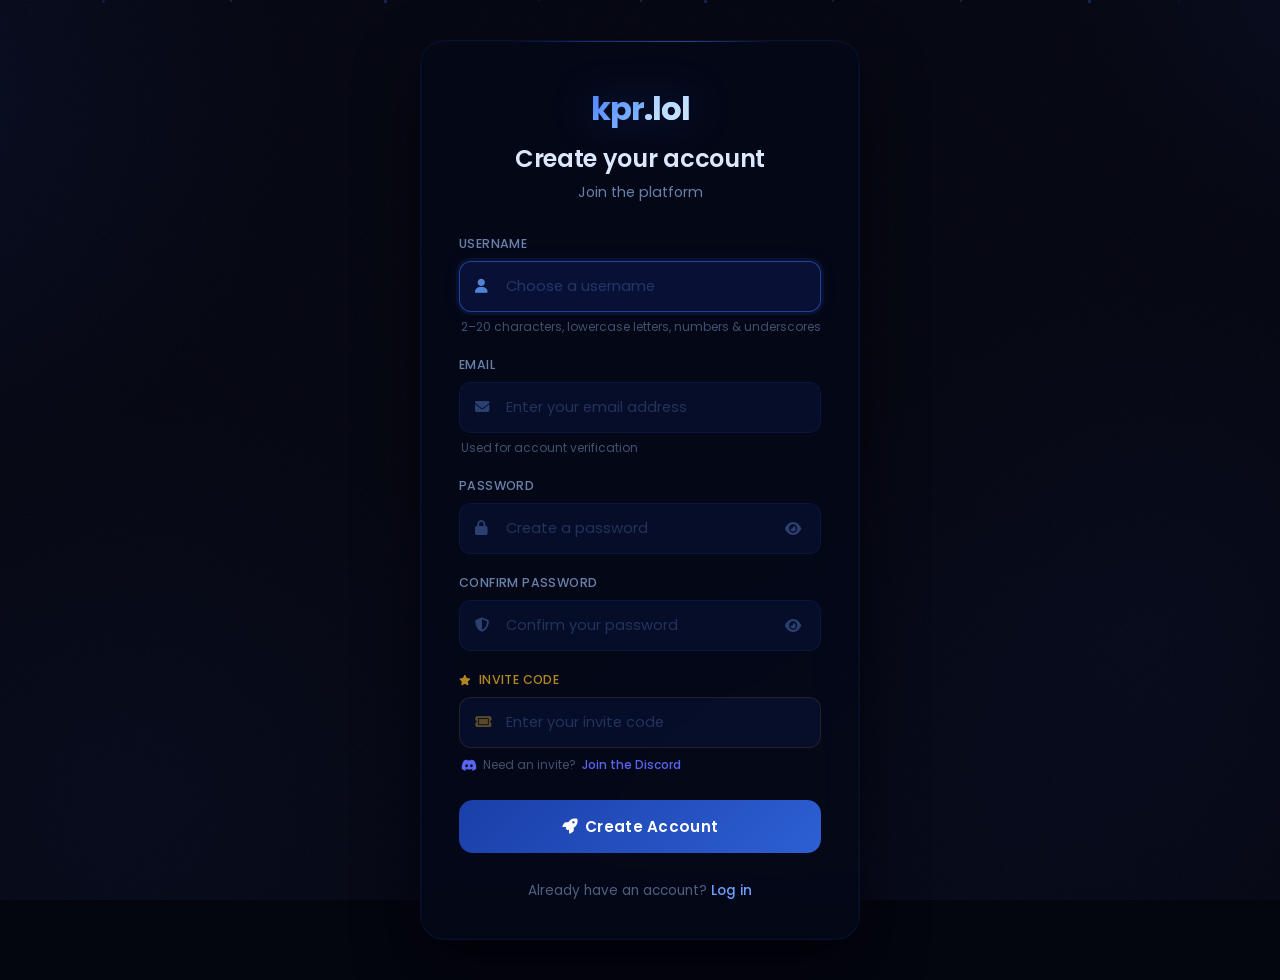
<file: signup.html>
<!DOCTYPE html>
<html lang="en">
<head>
  <meta charset="UTF-8" />
  <meta name="viewport" content="width=device-width, initial-scale=1.0" />
  <title>Sign Up | kpr.lol</title>
  <meta name="description" content="Create your kpr.lol account | premium bio-link platform" />
  <meta name="theme-color" content="#0a0a0f" />
  <meta property="og:title" content="Sign Up | kpr.lol" />
  <meta property="og:description" content="Join the platform | create your kpr.lol account" />
  <meta property="og:type" content="website" />
  <meta property="og:url" content="https://kpr.lol/signup" />
  <meta name="twitter:card" content="summary" />

  <!-- Fonts & Icons -->
  <link rel="preconnect" href="https://fonts.googleapis.com" />
  <link rel="preconnect" href="https://fonts.gstatic.com" crossorigin />
  <link href="https://fonts.googleapis.com/css2?family=Poppins:wght@300;400;500;600;700&display=swap" rel="stylesheet" />
  <link rel="stylesheet" href="https://cdnjs.cloudflare.com/ajax/libs/font-awesome/6.5.0/css/all.min.css" />

  <!-- Auth Styles -->
  <link rel="stylesheet" href="auth.css" />
  <link rel="icon" type="image/png" href="/favicon.png" />
</head>
<body>

  <!-- ── Animated Background ──────────────────────────── -->
  <div class="auth-bg">
    <div class="noise"></div>
  </div>

  <!-- ── Floating Particles ───────────────────────────── -->
  <div class="particles">
    <div class="particle"></div>
    <div class="particle"></div>
    <div class="particle"></div>
    <div class="particle"></div>
    <div class="particle"></div>
    <div class="particle"></div>
    <div class="particle"></div>
    <div class="particle"></div>
    <div class="particle"></div>
    <div class="particle"></div>
  </div>

  <!-- ── Auth Card ────────────────────────────────────── -->
  <div class="auth-wrapper">
    <div class="auth-card">

      <!-- Brand -->
      <div class="auth-brand">
        <span class="logo-text">kpr<span class="logo-dot">.lol</span></span>
      </div>

      <!-- Heading -->
      <div class="auth-heading">
        <h1>Create your account</h1>
        <p>Join the platform</p>
      </div>

      <!-- Form -->
      <form id="signup-form" autocomplete="on" novalidate>

        <!-- Username -->
        <div class="form-group">
          <label for="username">Username</label>
          <div class="input-wrapper">
            <i class="fa-solid fa-user input-icon"></i>
            <input
              type="text"
              id="username"
              name="username"
              placeholder="Choose a username"
              autocomplete="username"
              spellcheck="false"
              maxlength="20"
              required
            />
            <span class="input-validation" id="username-validation"></span>
          </div>
          <div class="validation-hint" id="username-hint">2–20 characters, lowercase letters, numbers & underscores</div>
        </div>

        <!-- Email -->
        <div class="form-group">
          <label for="email">Email</label>
          <div class="input-wrapper">
            <i class="fa-solid fa-envelope input-icon"></i>
            <input
              type="email"
              id="email"
              name="email"
              placeholder="Enter your email address"
              autocomplete="email"
              required
            />
          </div>
          <div class="validation-hint" id="email-hint">Used for account verification</div>
        </div>

        <!-- Password -->
        <div class="form-group">
          <label for="password">Password</label>
          <div class="input-wrapper">
            <i class="fa-solid fa-lock input-icon"></i>
            <input
              type="password"
              id="password"
              name="password"
              placeholder="Create a password"
              autocomplete="new-password"
              required
            />
            <button type="button" class="toggle-password" data-target="password" aria-label="Toggle password visibility" tabindex="-1">
              <i class="fa-solid fa-eye"></i>
            </button>
          </div>
          <div class="password-strength" id="password-strength" style="display: none;">
            <div class="strength-bars">
              <div class="strength-bar" id="str-1"></div>
              <div class="strength-bar" id="str-2"></div>
              <div class="strength-bar" id="str-3"></div>
              <div class="strength-bar" id="str-4"></div>
            </div>
            <span class="strength-label" id="strength-label"></span>
          </div>
        </div>

        <!-- Confirm Password -->
        <div class="form-group">
          <label for="confirm-password">Confirm Password</label>
          <div class="input-wrapper">
            <i class="fa-solid fa-shield-halved input-icon"></i>
            <input
              type="password"
              id="confirm-password"
              name="confirm-password"
              placeholder="Confirm your password"
              autocomplete="new-password"
              required
            />
            <button type="button" class="toggle-password" data-target="confirm-password" aria-label="Toggle password visibility" tabindex="-1">
              <i class="fa-solid fa-eye"></i>
            </button>
          </div>
          <div class="validation-hint" id="confirm-hint" style="display: none;"></div>
        </div>

        <!-- Invite Code -->
        <div class="form-group invite-group">
          <label for="invite-code">
            <i class="fa-solid fa-star" style="margin-right: 4px; font-size: 0.65rem;"></i>
            Invite Code
          </label>
          <div class="input-wrapper">
            <i class="fa-solid fa-ticket input-icon"></i>
            <input
              type="text"
              id="invite-code"
              name="invite-code"
              placeholder="Enter your invite code"
              autocomplete="off"
              spellcheck="false"
              required
            />
          </div>
          <div class="validation-hint" style="margin-top:8px; display:flex; align-items:center; gap:6px;">
            <i class="fab fa-discord" style="color:#5865f2; font-size:0.8rem;"></i>
            Need an invite? <a href="https://dsc.gg/kprlol" target="_blank" rel="noopener" style="color:#5865f2; text-decoration:none; font-weight:500;">Join the Discord</a>
          </div>
        </div>

        <!-- Referred By Notice (hidden by default) -->
        <div id="referrer-notice" style="display:none; margin-top:-4px; margin-bottom:18px; padding:10px 14px; background:rgba(167,139,250,0.08); border:1px solid rgba(167,139,250,0.25); border-radius:10px; font-size:0.8rem; color:#a78bfa; align-items:center; gap:6px;">
          <i class="fa-solid fa-crown" style="font-size:0.75rem;"></i>
          <span>Referred by: <strong id="referrer-name" style="color:#c084fc;"></strong></span>
        </div>

        <!-- Submit -->
        <button type="submit" class="auth-btn" id="signup-btn">
          <span class="btn-text">
            <i class="fa-solid fa-rocket"></i>
            Create Account
          </span>
          <span class="btn-spinner">
            <span class="spinner"></span>
            Creating account…
          </span>
        </button>

      </form>

      <!-- Footer -->
      <div class="auth-footer">
        Already have an account? <a href="/login">Log in</a>
      </div>

    </div>
  </div>

  <!-- ── Scripts ──────────────────────────────────────── -->
  <script src="api.js?v=2"></script>
  <script>
    (function() {
      'use strict';

      /* ── Redirect if already logged in ───────────────── */
      if (API.isLoggedIn()) {
        window.location.href = '/dashboard';
        return;
      }

      /* ── DOM refs ────────────────────────────────────── */
      const form          = document.getElementById('signup-form');
      const btn           = document.getElementById('signup-btn');
      const userInput     = document.getElementById('username');
      const emailInput    = document.getElementById('email');
      const passInput     = document.getElementById('password');
      const confirmInput  = document.getElementById('confirm-password');
      const inviteInput   = document.getElementById('invite-code');
      const userValid     = document.getElementById('username-validation');
      const userHint      = document.getElementById('username-hint');
      const strengthWrap  = document.getElementById('password-strength');
      const strengthLabel = document.getElementById('strength-label');
      const confirmHint   = document.getElementById('confirm-hint');

      // Referral parameter
      const refParam      = new URLSearchParams(window.location.search).get('ref') || '';

      const strengthBars = [
        document.getElementById('str-1'),
        document.getElementById('str-2'),
        document.getElementById('str-3'),
        document.getElementById('str-4')
      ];

      /* ── Password visibility toggles ─────────────────── */
      document.querySelectorAll('.toggle-password').forEach(btn => {
        btn.addEventListener('click', () => {
          const target = document.getElementById(btn.dataset.target);
          const isPassword = target.type === 'password';
          target.type = isPassword ? 'text' : 'password';
          btn.querySelector('i').className =
            isPassword ? 'fa-solid fa-eye-slash' : 'fa-solid fa-eye';
        });
      });

      /* ── Username validation (real-time) ─────────────── */
      const usernameRegex = /^[a-z0-9_]{2,20}$/;

      userInput.addEventListener('input', () => {
        const val = userInput.value;
        if (!val) {
          userValid.innerHTML = '';
          userValid.className = 'input-validation';
          userHint.className = 'validation-hint';
          userHint.textContent = '2–20 characters, lowercase letters, numbers & underscores';
          return;
        }

        /* Force lowercase */
        if (val !== val.toLowerCase()) {
          userInput.value = val.toLowerCase();
        }

        const v = userInput.value;
        const valid = usernameRegex.test(v);

        if (valid) {
          userValid.innerHTML = '<i class="fa-solid fa-circle-check"></i>';
          userValid.className = 'input-validation valid';
          userHint.textContent = 'Looks good!';
          userHint.className = 'validation-hint success';
        } else {
          userValid.innerHTML = '<i class="fa-solid fa-circle-xmark"></i>';
          userValid.className = 'input-validation invalid';
          if (v.length < 2) {
            userHint.textContent = 'At least 2 characters required';
          } else if (v.length > 20) {
            userHint.textContent = 'Maximum 20 characters';
          } else if (/[^a-z0-9_]/.test(v)) {
            userHint.textContent = 'Only lowercase letters, numbers & underscores';
          } else {
            userHint.textContent = '2–20 characters, lowercase letters, numbers & underscores';
          }
          userHint.className = 'validation-hint error';
        }
      });

      /* ── Password strength meter ─────────────────────── */
      function getPasswordStrength(pw) {
        let score = 0;
        if (pw.length >= 6)  score++;
        if (pw.length >= 10) score++;
        if (/[a-z]/.test(pw) && /[A-Z]/.test(pw)) score++;
        if (/\d/.test(pw)) score++;
        if (/[^a-zA-Z\d]/.test(pw)) score++;
        if (pw.length >= 14) score++;

        if (score <= 1) return { level: 1, label: 'Weak',   cls: 'weak' };
        if (score <= 2) return { level: 2, label: 'Fair',   cls: 'medium' };
        if (score <= 4) return { level: 3, label: 'Strong', cls: 'strong' };
        return              { level: 4, label: 'Solid',  cls: 'very-strong' };
      }

      passInput.addEventListener('input', () => {
        const pw = passInput.value;

        if (!pw) {
          strengthWrap.style.display = 'none';
          return;
        }

        strengthWrap.style.display = 'flex';
        const s = getPasswordStrength(pw);

        strengthBars.forEach((bar, i) => {
          bar.className = 'strength-bar';
          if (i < s.level) {
            bar.classList.add('active', s.cls);
          }
        });

        strengthLabel.textContent = s.label;
        strengthLabel.className = 'strength-label ' + s.cls;

        /* Also re-check confirm match */
        checkConfirm();
      });

      /* ── Confirm password match ──────────────────────── */
      function checkConfirm() {
        const pw = passInput.value;
        const conf = confirmInput.value;

        if (!conf) {
          confirmHint.style.display = 'none';
          return;
        }

        confirmHint.style.display = 'block';

        if (pw === conf) {
          confirmHint.textContent = 'Passwords match';
          confirmHint.className = 'validation-hint success';
        } else {
          confirmHint.textContent = 'Passwords do not match';
          confirmHint.className = 'validation-hint error';
        }
      }

      confirmInput.addEventListener('input', checkConfirm);

      /* ── Set loading state ───────────────────────────── */
      function setLoading(loading) {
        btn.classList.toggle('loading', loading);
        btn.disabled = loading;
        userInput.disabled = loading;
        if (emailInput) emailInput.disabled = loading;
        passInput.disabled = loading;
        confirmInput.disabled = loading;
        inviteInput.disabled = loading;
      }

      /* ── Form submit ─────────────────────────────────── */
      form.addEventListener('submit', async (e) => {
        e.preventDefault();

        const username   = userInput.value.trim();
        const email      = emailInput ? emailInput.value.trim() : '';
        const password   = passInput.value;
        const confirm    = confirmInput.value;
        const inviteCode = inviteInput.value.trim();

        /* ── Validation ───────────────── */
        if (!username) {
          Toast.show('Please choose a username.', 'error');
          userInput.focus();
          return;
        }
        if (!usernameRegex.test(username)) {
          Toast.show('Username must be 2–20 chars: lowercase letters, numbers & underscores only.', 'error');
          userInput.focus();
          return;
        }
        if (!email) {
          Toast.show('Please enter your email address.', 'error');
          if (emailInput) emailInput.focus();
          return;
        }
        const emailRegex = /^[^\s@]+@[^\s@]+\.[^\s@]+$/;
        if (!emailRegex.test(email)) {
          Toast.show('Please enter a valid email address.', 'error');
          if (emailInput) emailInput.focus();
          return;
        }
        if (!password) {
          Toast.show('Please create a password.', 'error');
          passInput.focus();
          return;
        }
        if (password.length < 6) {
          Toast.show('Password must be at least 6 characters.', 'error');
          passInput.focus();
          return;
        }
        if (password !== confirm) {
          Toast.show('Passwords do not match.', 'error');
          confirmInput.focus();
          return;
        }
        if (!inviteCode) {
          Toast.show('An invite code is required to sign up.', 'error');
          inviteInput.focus();
          return;
        }

        setLoading(true);

        try {
          const data = await API.signup(username, password, email, inviteCode, refParam);

          if (data.needsVerification && data.username) {
            Toast.show(data.message || 'Please verify your email address.', 'success', 3000);
            setTimeout(() => {
              window.location.href = `/verify.html?username=${encodeURIComponent(data.username)}`;
            }, 1200);
            return;
          }

          /* Store auth data */
          if (data.token) API.setToken(data.token);
          if (data.user)  API.setUser(data.user);

          Toast.show('Account created! Welcome to kpr.lol', 'success', 2500);

          /* Redirect */
          setTimeout(() => {
            window.location.href = '/dashboard';
          }, 800);

        } catch (err) {
          setLoading(false);
          const msg = err.message || err.error || 'Signup failed. Please try again.';
          Toast.show(msg, 'error');

          /* Shake card */
          const card = document.querySelector('.auth-card');
          card.style.animation = 'none';
          card.offsetHeight;
          card.style.animation = 'shake 0.5s ease';
        }
      });

      /* ── Pre-fill invite code from ?code= query param ── */
      const codeParam = new URLSearchParams(window.location.search).get('code');
      if (codeParam) {
        inviteInput.value = codeParam.trim();
      }

      /* ── Pre-fill referred by from ?ref= query param ── */
      if (refParam) {
        const noticeEl = document.getElementById('referrer-notice');
        const nameEl = document.getElementById('referrer-name');
        if (noticeEl && nameEl) {
          nameEl.textContent = refParam.trim();
          noticeEl.style.display = 'flex';
        }
      }

      /* Auto-focus username */
      userInput.focus();

    })();
  </script>

  <!-- Shake animation for errors -->
  <style>
    @keyframes shake {
      0%, 100% { transform: translateX(0); }
      10%, 30%, 50%, 70%, 90% { transform: translateX(-4px); }
      20%, 40%, 60%, 80% { transform: translateX(4px); }
    }
  </style>

</body>
</html>
</file>
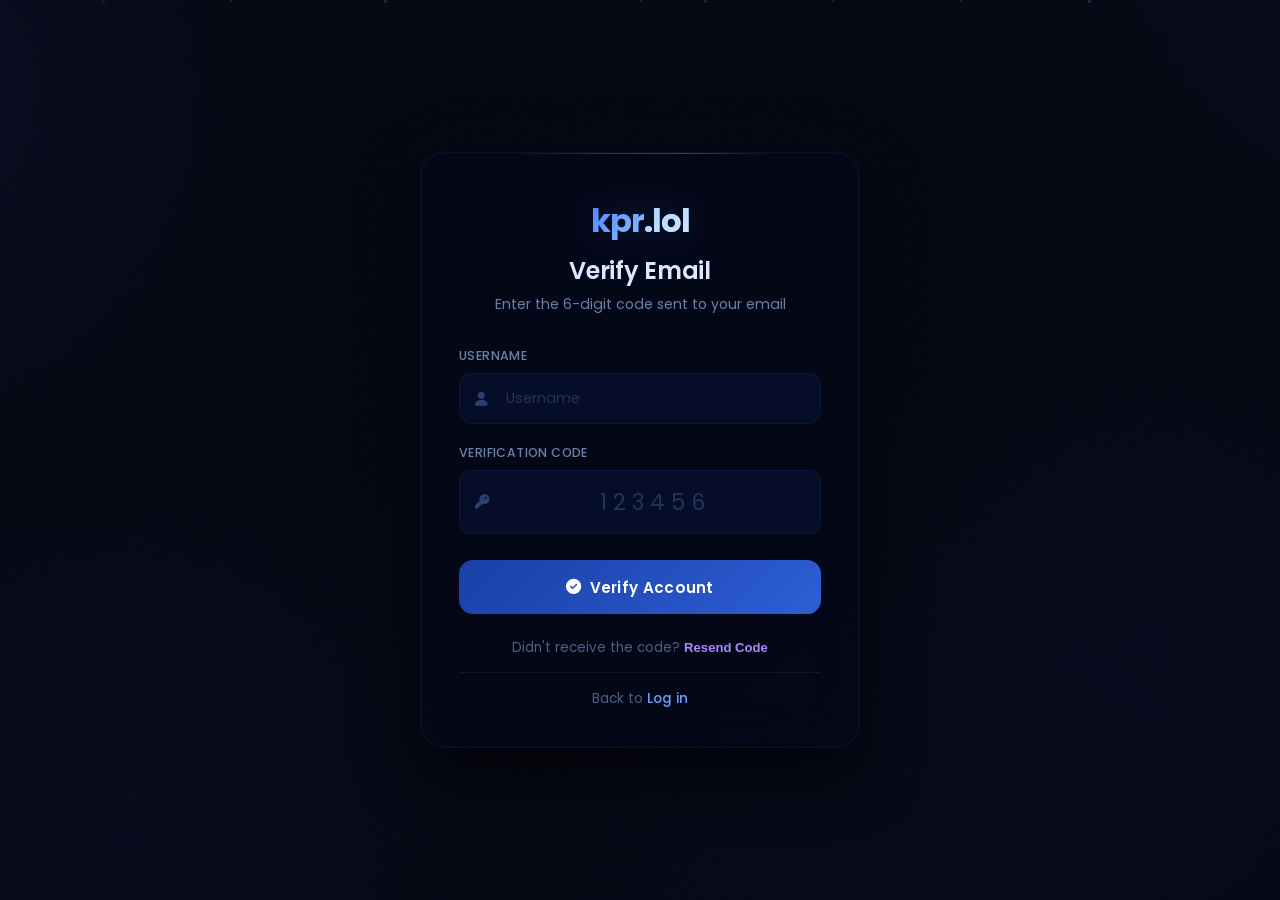
<file: verify.html>
<!DOCTYPE html>
<html lang="en">
<head>
  <meta charset="UTF-8" />
  <meta name="viewport" content="width=device-width, initial-scale=1.0" />
  <title>Verify Account | kpr.lol</title>
  <meta name="description" content="Verify your account | premium bio-link platform" />
  <meta name="theme-color" content="#03050f" />
  <meta property="og:title" content="Verify Account | kpr.lol" />
  <meta property="og:description" content="Verify your email" />
  <meta property="og:type" content="website" />
  <meta property="og:url" content="https://kpr.lol/verify" />
  <meta name="twitter:card" content="summary" />

  <link rel="preconnect" href="https://fonts.googleapis.com" />
  <link rel="preconnect" href="https://fonts.gstatic.com" crossorigin />
  <link href="https://fonts.googleapis.com/css2?family=Poppins:wght@300;400;500;600;700&display=swap" rel="stylesheet" />
  <link rel="stylesheet" href="https://cdnjs.cloudflare.com/ajax/libs/font-awesome/6.5.0/css/all.min.css" />
  <link rel="stylesheet" href="auth.css" />
  <link rel="icon" type="image/png" href="/favicon.png" />
  
  <style>
    /* Verification code specific input styling */
    .code-input {
      letter-spacing: 6px;
      font-size: 1.4rem !important;
      font-weight: 700;
      text-align: center;
      text-transform: uppercase;
    }
    
    .cooldown-text {
      font-size: 0.8rem;
      color: rgba(255, 255, 255, 0.4);
      margin-top: 14px;
      display: block;
    }

    .resend-btn {
      color: #a78bfa;
      background: none;
      border: none;
      font-weight: 600;
      cursor: pointer;
      text-decoration: none;
      transition: opacity 0.2s;
      padding: 0;
      font-size: 0.82rem;
    }

    .resend-btn:hover {
      opacity: 0.85;
      text-decoration: underline;
    }

    .resend-btn:disabled {
      color: rgba(255, 255, 255, 0.3) !important;
      cursor: not-allowed;
      text-decoration: none;
    }
  </style>
</head>
<body>

  <!-- Animated Background -->
  <div class="auth-bg">
    <div class="noise"></div>
  </div>

  <!-- Floating Particles -->
  <div class="particles">
    <div class="particle"></div>
    <div class="particle"></div>
    <div class="particle"></div>
    <div class="particle"></div>
    <div class="particle"></div>
    <div class="particle"></div>
    <div class="particle"></div>
    <div class="particle"></div>
    <div class="particle"></div>
    <div class="particle"></div>
  </div>

  <div class="auth-wrapper">
    <div class="auth-card">

      <div class="auth-brand">
        <span class="logo-text">kpr<span class="logo-dot">.lol</span></span>
      </div>

      <div class="auth-heading">
        <h1>Verify Email</h1>
        <p>Enter the 6-digit code sent to your email</p>
      </div>

      <form id="verify-form" autocomplete="off" novalidate>
        
        <!-- Username (Hidden or Read-Only display) -->
        <div class="form-group">
          <label for="username">Username</label>
          <div class="input-wrapper">
            <i class="fa-solid fa-user input-icon"></i>
            <input
              type="text"
              id="username"
              name="username"
              placeholder="Username"
              autocomplete="off"
              readonly
              required
              style="opacity: 0.7; background: rgba(255, 255, 255, 0.02); cursor: not-allowed;"
            />
          </div>
        </div>

        <!-- Verification Code -->
        <div class="form-group">
          <label for="code">Verification Code</label>
          <div class="input-wrapper">
            <i class="fa-solid fa-key input-icon"></i>
            <input
              type="text"
              id="code"
              name="code"
              placeholder="123456"
              maxlength="6"
              class="code-input"
              required
            />
          </div>
        </div>

        <!-- Submit Button -->
        <button type="submit" class="auth-btn" id="verify-btn">
          <span class="btn-text">
            <i class="fa-solid fa-circle-check"></i>
            Verify Account
          </span>
          <span class="btn-spinner">
            <span class="spinner"></span>
            Verifying…
          </span>
        </button>

      </form>

      <!-- Footer / Resend trigger -->
      <div class="auth-footer" style="margin-top: 24px;">
        Didn't receive the code? 
        <button type="button" class="resend-btn" id="btn-resend">Resend Code</button>
        <span id="cooldown-notice" class="cooldown-text" style="display: none;">You can resend in <span id="cooldown-seconds">60</span>s</span>
      </div>

      <div class="auth-footer" style="margin-top: 14px; border-top: 1px solid rgba(255,255,255,0.06); padding-top: 16px;">
        Back to <a href="/login">Log in</a>
      </div>

    </div>
  </div>

  <!-- Scripts -->
  <script src="api.js?v=2"></script>
  <script>
    (function() {
      'use strict';

      /* DOM refs */
      const form = document.getElementById('verify-form');
      const btn = document.getElementById('verify-btn');
      const userInput = document.getElementById('username');
      const codeInput = document.getElementById('code');
      const resendBtn = document.getElementById('btn-resend');
      const cooldownNotice = document.getElementById('cooldown-notice');
      const cooldownSeconds = document.getElementById('cooldown-seconds');

      // Pre-fill username from URL query param
      const urlParams = new URLSearchParams(window.location.search);
      const usernameParam = urlParams.get('username') || '';
      if (usernameParam) {
        userInput.value = usernameParam.trim();
      } else {
        // If no username parameter, allow editing username field
        userInput.removeAttribute('readonly');
        userInput.style.opacity = '1';
        userInput.style.background = '';
        userInput.style.cursor = 'text';
      }

      function setLoading(loading) {
        btn.classList.toggle('loading', loading);
        btn.disabled = loading;
        userInput.disabled = loading;
        codeInput.disabled = loading;
        resendBtn.disabled = loading;
      }

      // 60 seconds cooldown for resend button
      let cooldownTimer = null;
      function startCooldown() {
        resendBtn.disabled = true;
        cooldownNotice.style.display = 'block';
        let secondsLeft = 60;
        cooldownSeconds.textContent = secondsLeft;

        if (cooldownTimer) clearInterval(cooldownTimer);
        cooldownTimer = setInterval(() => {
          secondsLeft--;
          cooldownSeconds.textContent = secondsLeft;
          if (secondsLeft <= 0) {
            clearInterval(cooldownTimer);
            resendBtn.disabled = false;
            cooldownNotice.style.display = 'none';
          }
        }, 1000);
      }

      /* Form submission */
      form.addEventListener('submit', async (e) => {
        e.preventDefault();

        const username = userInput.value.trim();
        const code = codeInput.value.trim();

        if (!username) {
          Toast.show('Please enter your username.', 'error');
          userInput.focus();
          return;
        }
        if (!code) {
          Toast.show('Please enter the 6-digit verification code.', 'error');
          codeInput.focus();
          return;
        }
        if (code.length !== 6) {
          Toast.show('Verification code must be exactly 6 digits.', 'error');
          codeInput.focus();
          return;
        }

        setLoading(true);

        try {
          const data = await API.verify(username, code);

          if (data.token) API.setToken(data.token);
          if (data.user) API.setUser(data.user);

          Toast.show('Account verified successfully!', 'success', 2000);

          setTimeout(() => {
            window.location.href = '/dashboard';
          }, 800);

        } catch (err) {
          setLoading(false);
          const msg = err.message || err.error || 'Verification failed. Please try again.';
          Toast.show(msg, 'error');

          const card = document.querySelector('.auth-card');
          card.style.animation = 'none';
          card.offsetHeight;
          card.style.animation = 'shake 0.5s ease';
        }
      });

      /* Resend trigger */
      resendBtn.addEventListener('click', async () => {
        const username = userInput.value.trim();
        if (!username) {
          Toast.show('Please fill in your username first.', 'error');
          userInput.focus();
          return;
        }

        resendBtn.disabled = true;

        try {
          const data = await API.resendVerification(username);
          Toast.show(data.message || 'Verification email resent.', 'success');
          startCooldown();
        } catch (err) {
          resendBtn.disabled = false;
          const msg = err.message || err.error || 'Failed to resend code. Please try again.';
          Toast.show(msg, 'error');
        }
      });

    })();
  </script>

  <!-- Shake animation for errors -->
  <style>
    @keyframes shake {
      0%, 100% { transform: translateX(0); }
      10%, 30%, 50%, 70%, 90% { transform: translateX(-4px); }
      20%, 40%, 60%, 80% { transform: translateX(4px); }
    }
  </style>

</body>
</html>
</file>
<file: auth.css>
*, *::before, *::after {
  margin: 0;
  padding: 0;
  box-sizing: border-box;
}

html {
  scroll-behavior: smooth;
}

body {
  font-family: 'Poppins', sans-serif;
  background: #03050f;
  color: #c9d6f0;
  min-height: 100vh;
  overflow-x: hidden;
  -webkit-font-smoothing: antialiased;
  -moz-osx-font-smoothing: grayscale;
}

.auth-bg {
  position: fixed;
  inset: 0;
  z-index: 0;
  overflow: hidden;
  background: #03050f;
}

.auth-bg::before {
  content: '';
  position: absolute;
  top: -50%;
  left: -50%;
  width: 200%;
  height: 200%;
  background:
    radial-gradient(ellipse 600px 600px at 20% 30%, rgba(14, 42, 120, 0.18) 0%, transparent 70%),
    radial-gradient(ellipse 500px 500px at 80% 20%, rgba(20, 60, 160, 0.14) 0%, transparent 70%),
    radial-gradient(ellipse 700px 700px at 60% 80%, rgba(8, 28, 90, 0.12) 0%, transparent 70%),
    radial-gradient(ellipse 400px 400px at 10% 80%, rgba(30, 80, 180, 0.10) 0%, transparent 70%);
  animation: meshDrift 20s ease-in-out infinite alternate;
}

.auth-bg::after {
  content: '';
  position: absolute;
  top: -50%;
  left: -50%;
  width: 200%;
  height: 200%;
  background:
    radial-gradient(ellipse 500px 500px at 70% 60%, rgba(14, 42, 120, 0.10) 0%, transparent 70%),
    radial-gradient(ellipse 600px 600px at 30% 70%, rgba(20, 60, 160, 0.08) 0%, transparent 70%);
  animation: meshDrift 25s ease-in-out infinite alternate-reverse;
}

@keyframes meshDrift {
  0%   { transform: translate(0, 0) rotate(0deg); }
  33%  { transform: translate(3%, -2%) rotate(1deg); }
  66%  { transform: translate(-2%, 3%) rotate(-1deg); }
  100% { transform: translate(1%, -1%) rotate(0.5deg); }
}

.auth-bg .noise {
  position: absolute;
  inset: 0;
  opacity: 0.04;
  background-image: url("data:image/svg+xml,%3Csvg viewBox='0 0 256 256' xmlns='http://www.w3.org/2000/svg'%3E%3Cfilter id='n'%3E%3CfeTurbulence type='fractalNoise' baseFrequency='0.9' numOctaves='4' stitchTiles='stitch'/%3E%3C/filter%3E%3Crect width='100%25' height='100%25' filter='url(%23n)'/%3E%3C/svg%3E");
  background-repeat: repeat;
  background-size: 256px 256px;
  pointer-events: none;
}

.particles {
  position: fixed;
  inset: 0;
  z-index: 0;
  pointer-events: none;
  overflow: hidden;
}

.particle {
  position: absolute;
  width: 2px;
  height: 2px;
  border-radius: 50%;
  background: rgba(60, 120, 255, 0.3);
  animation: particleFloat linear infinite;
}

.particle:nth-child(1)  { left:  8%; animation-duration: 22s; animation-delay: 0s;    width: 3px; height: 3px; background: rgba(40, 90, 220, 0.25); }
.particle:nth-child(2)  { left: 18%; animation-duration: 28s; animation-delay: -4s;   }
.particle:nth-child(3)  { left: 30%; animation-duration: 25s; animation-delay: -8s;   width: 2.5px; height: 2.5px; }
.particle:nth-child(4)  { left: 42%; animation-duration: 20s; animation-delay: -2s;   background: rgba(20, 60, 180, 0.2); }
.particle:nth-child(5)  { left: 55%; animation-duration: 30s; animation-delay: -6s;   width: 3px; height: 3px; }
.particle:nth-child(6)  { left: 65%; animation-duration: 24s; animation-delay: -10s;  background: rgba(80, 140, 255, 0.2); }
.particle:nth-child(7)  { left: 75%; animation-duration: 26s; animation-delay: -3s;   }
.particle:nth-child(8)  { left: 85%; animation-duration: 22s; animation-delay: -7s;   width: 2.5px; height: 2.5px; }
.particle:nth-child(9)  { left: 92%; animation-duration: 27s; animation-delay: -12s;  background: rgba(30, 80, 200, 0.18); }
.particle:nth-child(10) { left: 50%; animation-duration: 32s; animation-delay: -15s;  width: 1.5px; height: 1.5px; }

@keyframes particleFloat {
  0%   { transform: translateY(105vh) scale(0);  opacity: 0; }
  10%  { opacity: 1; }
  90%  { opacity: 1; }
  100% { transform: translateY(-10vh)  scale(1);  opacity: 0; }
}

.auth-wrapper {
  position: relative;
  z-index: 1;
  display: flex;
  align-items: center;
  justify-content: center;
  min-height: 100vh;
  padding: 40px 20px;
}

.auth-card {
  width: 100%;
  max-width: 440px;
  background: rgba(4, 8, 24, 0.80);
  backdrop-filter: blur(24px);
  -webkit-backdrop-filter: blur(24px);
  border: 1px solid rgba(40, 80, 200, 0.12);
  border-radius: 24px;
  padding: 44px 38px 38px;
  box-shadow:
    0 0 0 1px rgba(60, 120, 255, 0.04) inset,
    0 25px 60px rgba(0, 0, 0, 0.65),
    0 0 80px rgba(14, 42, 140, 0.07);
  animation: cardFadeIn 0.7s cubic-bezier(0.16, 1, 0.3, 1) both;
  position: relative;
  overflow: hidden;
}

.auth-card::before {
  content: '';
  position: absolute;
  top: 0;
  left: 50%;
  transform: translateX(-50%);
  width: 60%;
  height: 1px;
  background: linear-gradient(90deg,
    transparent,
    rgba(40, 90, 220, 0.45),
    rgba(80, 140, 255, 0.45),
    transparent
  );
}

@keyframes cardFadeIn {
  0% {
    opacity: 0;
    transform: translateY(30px) scale(0.97);
  }
  100% {
    opacity: 1;
    transform: translateY(0) scale(1);
  }
}

.auth-brand {
  text-align: center;
  margin-bottom: 8px;
}

.auth-brand .logo-text {
  font-size: 2rem;
  font-weight: 700;
  letter-spacing: -1px;
  background: linear-gradient(135deg, #4a7fff, #7ab0ff, #a8cfff);
  -webkit-background-clip: text;
  background-clip: text;
  -webkit-text-fill-color: transparent;
  filter: drop-shadow(0 0 20px rgba(40, 90, 220, 0.3));
  display: inline-block;
}

.auth-brand .logo-dot {
  -webkit-text-fill-color: transparent;
  background: linear-gradient(135deg, #a8cfff, #d0e8ff);
  -webkit-background-clip: text;
  background-clip: text;
}

.auth-heading {
  text-align: center;
  margin-bottom: 32px;
}

.auth-heading h1 {
  font-size: 1.5rem;
  font-weight: 600;
  color: #dce8ff;
  margin-bottom: 6px;
  letter-spacing: -0.3px;
}

.auth-heading p {
  font-size: 0.88rem;
  color: rgba(140, 170, 220, 0.75);
  font-weight: 400;
}

.form-group {
  margin-bottom: 20px;
  position: relative;
}

.form-group label {
  display: block;
  font-size: 0.78rem;
  font-weight: 500;
  color: rgba(140, 170, 220, 0.75);
  margin-bottom: 8px;
  letter-spacing: 0.4px;
  text-transform: uppercase;
}

.input-wrapper {
  position: relative;
  display: flex;
  align-items: center;
}

.input-wrapper .input-icon {
  position: absolute;
  left: 16px;
  font-size: 0.9rem;
  color: rgba(100, 140, 220, 0.4);
  transition: color 0.3s ease;
  pointer-events: none;
  z-index: 2;
}

.input-wrapper input {
  width: 100%;
  padding: 14px 16px 14px 46px;
  background: rgba(10, 20, 60, 0.5);
  border: 1px solid rgba(40, 80, 180, 0.14);
  border-radius: 12px;
  color: #dce8ff;
  font-family: 'Poppins', sans-serif;
  font-size: 0.92rem;
  font-weight: 400;
  outline: none;
  transition:
    border-color 0.3s ease,
    background 0.3s ease,
    box-shadow 0.3s ease;
}

.input-wrapper input::placeholder {
  color: rgba(100, 140, 210, 0.3);
  font-weight: 400;
}

.input-wrapper input:focus {
  border-color: rgba(60, 120, 255, 0.5);
  background: rgba(14, 28, 80, 0.55);
  box-shadow:
    0 0 0 3px rgba(40, 90, 220, 0.10),
    0 0 20px rgba(40, 90, 220, 0.07);
}

.input-wrapper:focus-within .input-icon {
  color: rgba(100, 160, 255, 0.8);
}

.toggle-password {
  position: absolute;
  right: 16px;
  background: none;
  border: none;
  color: rgba(100, 140, 220, 0.4);
  cursor: pointer;
  font-size: 0.9rem;
  padding: 4px;
  transition: color 0.25s ease;
  z-index: 2;
}

.toggle-password:hover {
  color: rgba(140, 180, 255, 0.8);
}

.input-validation {
  position: absolute;
  right: 16px;
  font-size: 0.85rem;
  transition: all 0.3s ease;
  z-index: 2;
}

.input-validation.valid   { color: #4ade80; }
.input-validation.invalid { color: #f87171; }

.validation-hint {
  font-size: 0.75rem;
  color: rgba(140, 170, 220, 0.45);
  margin-top: 6px;
  padding-left: 2px;
  transition: color 0.3s ease;
}

.validation-hint.error   { color: #f87171; }
.validation-hint.success { color: #4ade80; }

.password-strength {
  margin-top: 8px;
  display: flex;
  align-items: center;
  gap: 8px;
}

.strength-bars {
  display: flex;
  gap: 4px;
  flex: 1;
}

.strength-bar {
  height: 3px;
  border-radius: 3px;
  background: rgba(255, 255, 255, 0.06);
  flex: 1;
  transition: background 0.4s ease;
}

.strength-bar.active.weak        { background: #ef4444; }
.strength-bar.active.medium      { background: #f59e0b; }
.strength-bar.active.strong      { background: #22c55e; }
.strength-bar.active.very-strong { background: #4ade80; }

.strength-label {
  font-size: 0.7rem;
  font-weight: 500;
  text-transform: uppercase;
  letter-spacing: 0.5px;
  min-width: 50px;
  text-align: right;
  transition: color 0.4s ease;
  color: rgba(140, 170, 220, 0.45);
}

.strength-label.weak        { color: #ef4444; }
.strength-label.medium      { color: #f59e0b; }
.strength-label.strong      { color: #22c55e; }
.strength-label.very-strong { color: #4ade80; }

.form-group.invite-group label {
  color: rgba(251, 191, 36, 0.7);
}

.form-group.invite-group .input-wrapper input {
  border-color: rgba(251, 191, 36, 0.12);
}

.form-group.invite-group .input-wrapper input:focus {
  border-color: rgba(251, 191, 36, 0.35);
  background: rgba(251, 191, 36, 0.03);
  box-shadow:
    0 0 0 3px rgba(251, 191, 36, 0.06),
    0 0 20px rgba(251, 191, 36, 0.04);
}

.form-group.invite-group .input-wrapper .input-icon {
  color: rgba(251, 191, 36, 0.35);
}

.form-group.invite-group .input-wrapper:focus-within .input-icon {
  color: rgba(251, 191, 36, 0.7);
}

.auth-btn {
  width: 100%;
  padding: 15px 24px;
  border: none;
  border-radius: 14px;
  font-family: 'Poppins', sans-serif;
  font-size: 0.95rem;
  font-weight: 600;
  color: #fff;
  cursor: pointer;
  position: relative;
  overflow: hidden;
  background: linear-gradient(135deg, #1a3fa8, #2d5fd4);
  transition:
    transform 0.2s cubic-bezier(0.16, 1, 0.3, 1),
    box-shadow 0.3s ease,
    filter 0.3s ease;
  margin-top: 6px;
  letter-spacing: 0.3px;
}

.auth-btn::before {
  content: '';
  position: absolute;
  inset: 0;
  background: linear-gradient(135deg,
    rgba(255,255,255,0.08) 0%,
    transparent 50%
  );
  opacity: 0;
  transition: opacity 0.3s ease;
}

.auth-btn:hover {
  transform: translateY(-1px) scale(1.01);
  filter: brightness(1.12);
}

.auth-btn:hover::before {
  opacity: 1;
}

.auth-btn:active {
  transform: translateY(0) scale(0.99);
  box-shadow: 0 2px 10px rgba(30, 70, 200, 0.2);
}

.auth-btn:disabled {
  opacity: 0.6;
  cursor: not-allowed;
  transform: none !important;
  filter: none !important;
}

.auth-btn .btn-text {
  display: inline-flex;
  align-items: center;
  gap: 8px;
  transition: opacity 0.25s ease;
}

.auth-btn .btn-spinner {
  display: none;
  align-items: center;
  justify-content: center;
  gap: 10px;
}

.auth-btn.loading .btn-text    { display: none; }
.auth-btn.loading .btn-spinner { display: inline-flex; }

.spinner {
  width: 18px;
  height: 18px;
  border: 2px solid rgba(255, 255, 255, 0.25);
  border-top-color: #fff;
  border-radius: 50%;
  animation: spin 0.65s linear infinite;
}

@keyframes spin {
  to { transform: rotate(360deg); }
}

.auth-footer {
  text-align: center;
  margin-top: 28px;
  font-size: 0.85rem;
  color: rgba(140, 170, 220, 0.55);
}

.auth-footer a {
  color: #6a9fff;
  text-decoration: none;
  font-weight: 500;
  transition: color 0.25s ease;
  position: relative;
}

.auth-footer a::after {
  content: '';
  position: absolute;
  bottom: -2px;
  left: 0;
  width: 0;
  height: 1px;
  background: #6a9fff;
  transition: width 0.3s cubic-bezier(0.16, 1, 0.3, 1);
}

.auth-footer a:hover {
  color: #a0c4ff;
}

.auth-footer a:hover::after {
  width: 100%;
}

.auth-divider {
  display: flex;
  align-items: center;
  gap: 16px;
  margin: 24px 0;
}

.auth-divider::before,
.auth-divider::after {
  content: '';
  flex: 1;
  height: 1px;
  background: rgba(40, 80, 180, 0.1);
}

.auth-divider span {
  font-size: 0.75rem;
  color: rgba(140, 170, 220, 0.35);
  text-transform: uppercase;
  letter-spacing: 1px;
  font-weight: 500;
}

@media (max-width: 520px) {
  .auth-card {
    padding: 36px 24px 30px;
    border-radius: 20px;
    max-width: 100%;
    border-left: none;
    border-right: none;
    border-radius: 0;
  }

  .auth-wrapper {
    padding: 0;
    align-items: stretch;
  }

  .auth-brand .logo-text {
    font-size: 1.75rem;
  }

  .auth-heading h1 {
    font-size: 1.3rem;
  }
}

@media (max-width: 380px) {
  .auth-card {
    padding: 30px 18px 24px;
  }

  .input-wrapper input {
    padding: 12px 14px 12px 42px;
    font-size: 0.88rem;
  }
}

.auth-card .form-group {
  opacity: 0;
  transform: translateY(12px);
  animation: fieldFadeIn 0.5s cubic-bezier(0.16, 1, 0.3, 1) forwards;
}

.auth-card .form-group:nth-child(1) { animation-delay: 0.15s; }
.auth-card .form-group:nth-child(2) { animation-delay: 0.22s; }
.auth-card .form-group:nth-child(3) { animation-delay: 0.29s; }
.auth-card .form-group:nth-child(4) { animation-delay: 0.36s; }
.auth-card .form-group:nth-child(5) { animation-delay: 0.43s; }

.auth-btn {
  opacity: 0;
  transform: translateY(12px);
  animation: fieldFadeIn 0.5s cubic-bezier(0.16, 1, 0.3, 1) 0.45s forwards;
}

.auth-footer {
  opacity: 0;
  animation: fieldFadeIn 0.5s cubic-bezier(0.16, 1, 0.3, 1) 0.55s forwards;
}

@keyframes fieldFadeIn {
  to {
    opacity: 1;
    transform: translateY(0);
  }
}

::selection {
  background: rgba(40, 90, 220, 0.3);
  color: #fff;
}

::-moz-selection {
  background: rgba(40, 90, 220, 0.3);
  color: #fff;
}

::-webkit-scrollbar {
  width: 6px;
}

::-webkit-scrollbar-track {
  background: transparent;
}

::-webkit-scrollbar-thumb {
  background: rgba(40, 80, 180, 0.15);
  border-radius: 3px;
}

::-webkit-scrollbar-thumb:hover {
  background: rgba(60, 120, 240, 0.25);
}
</file>
